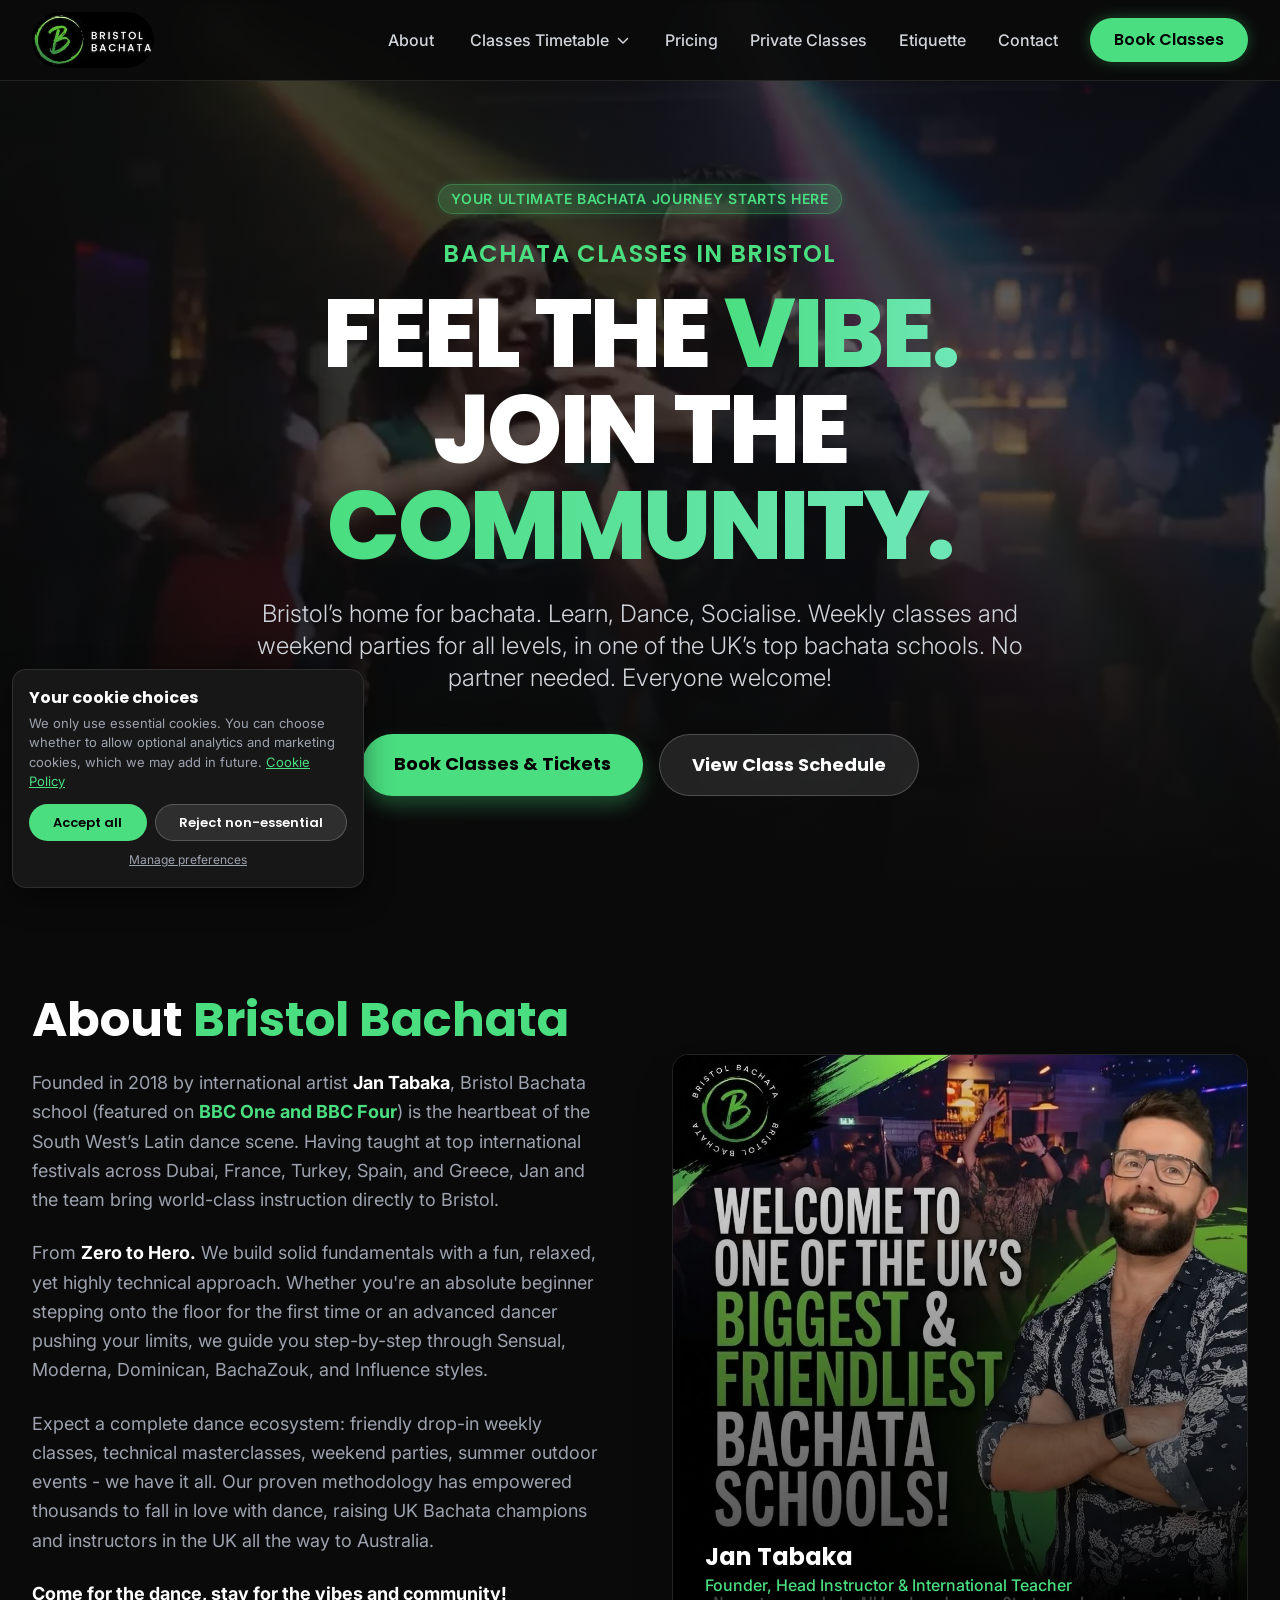
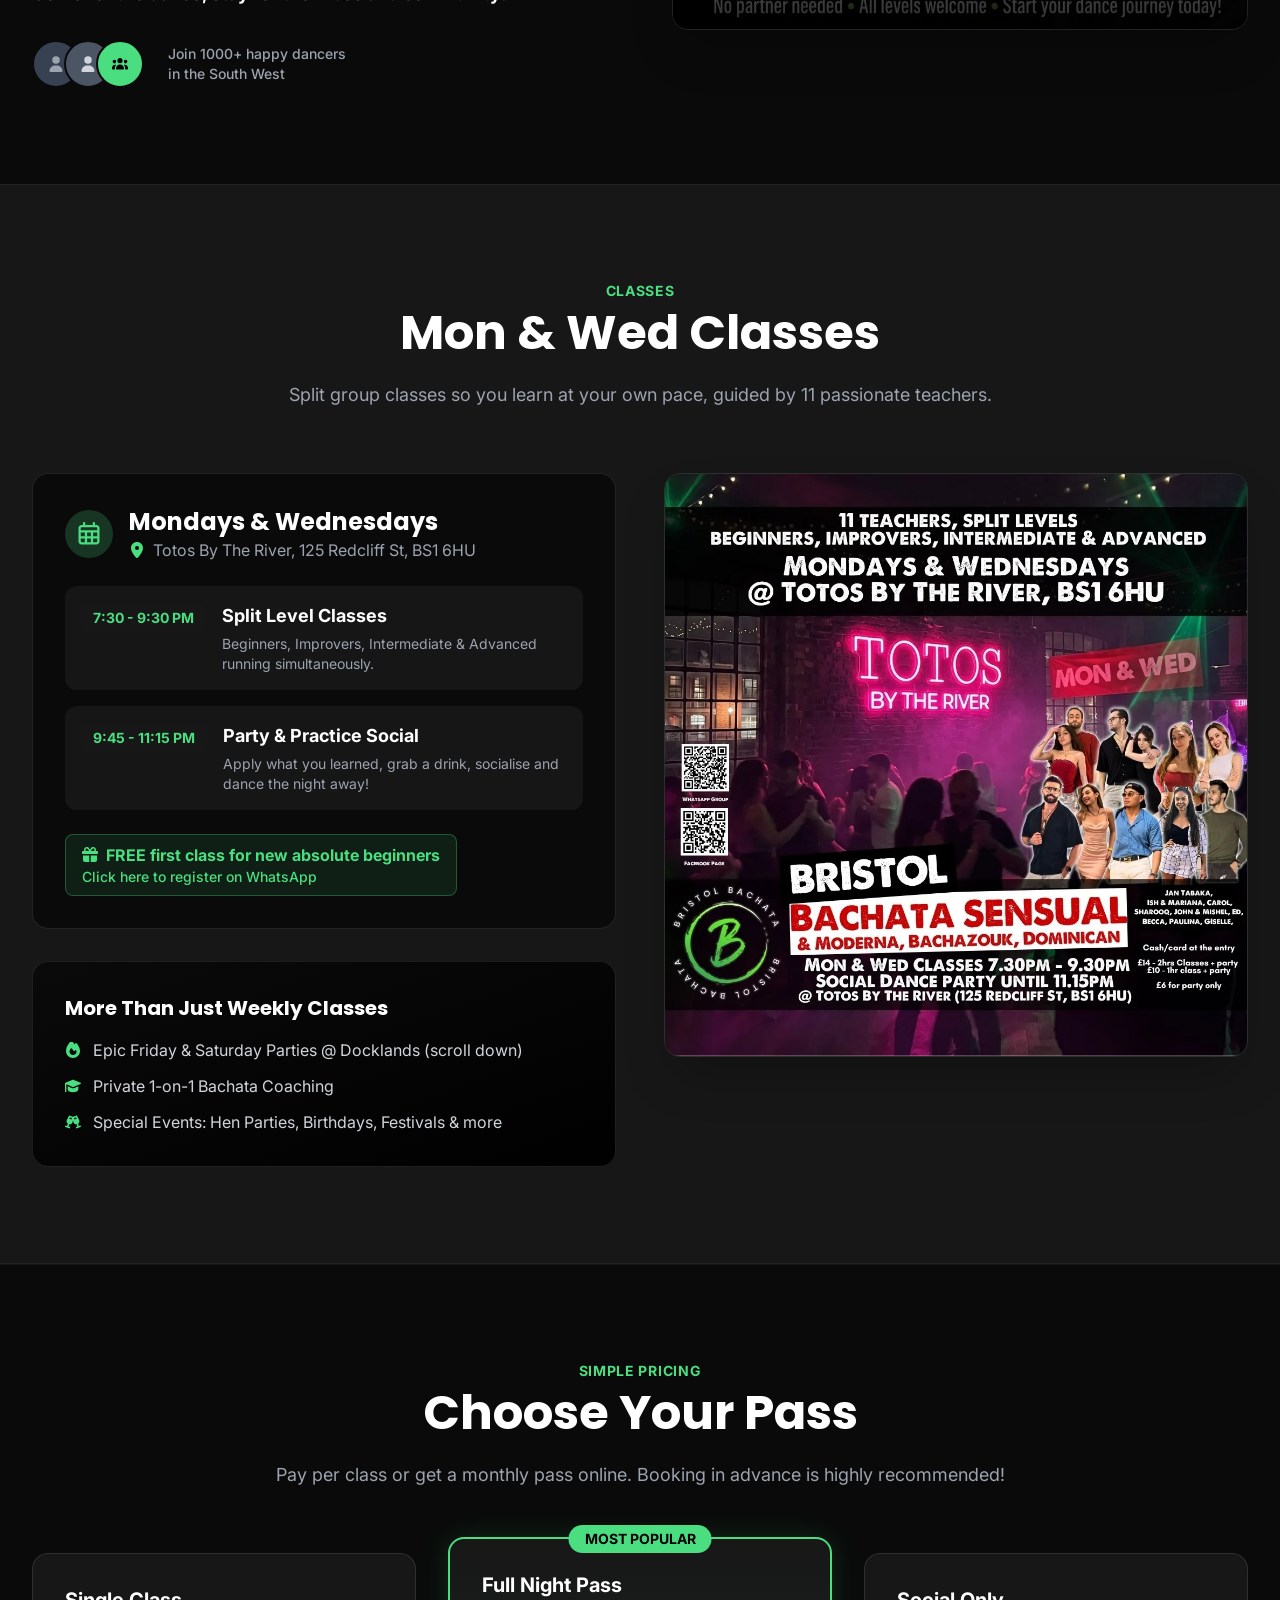
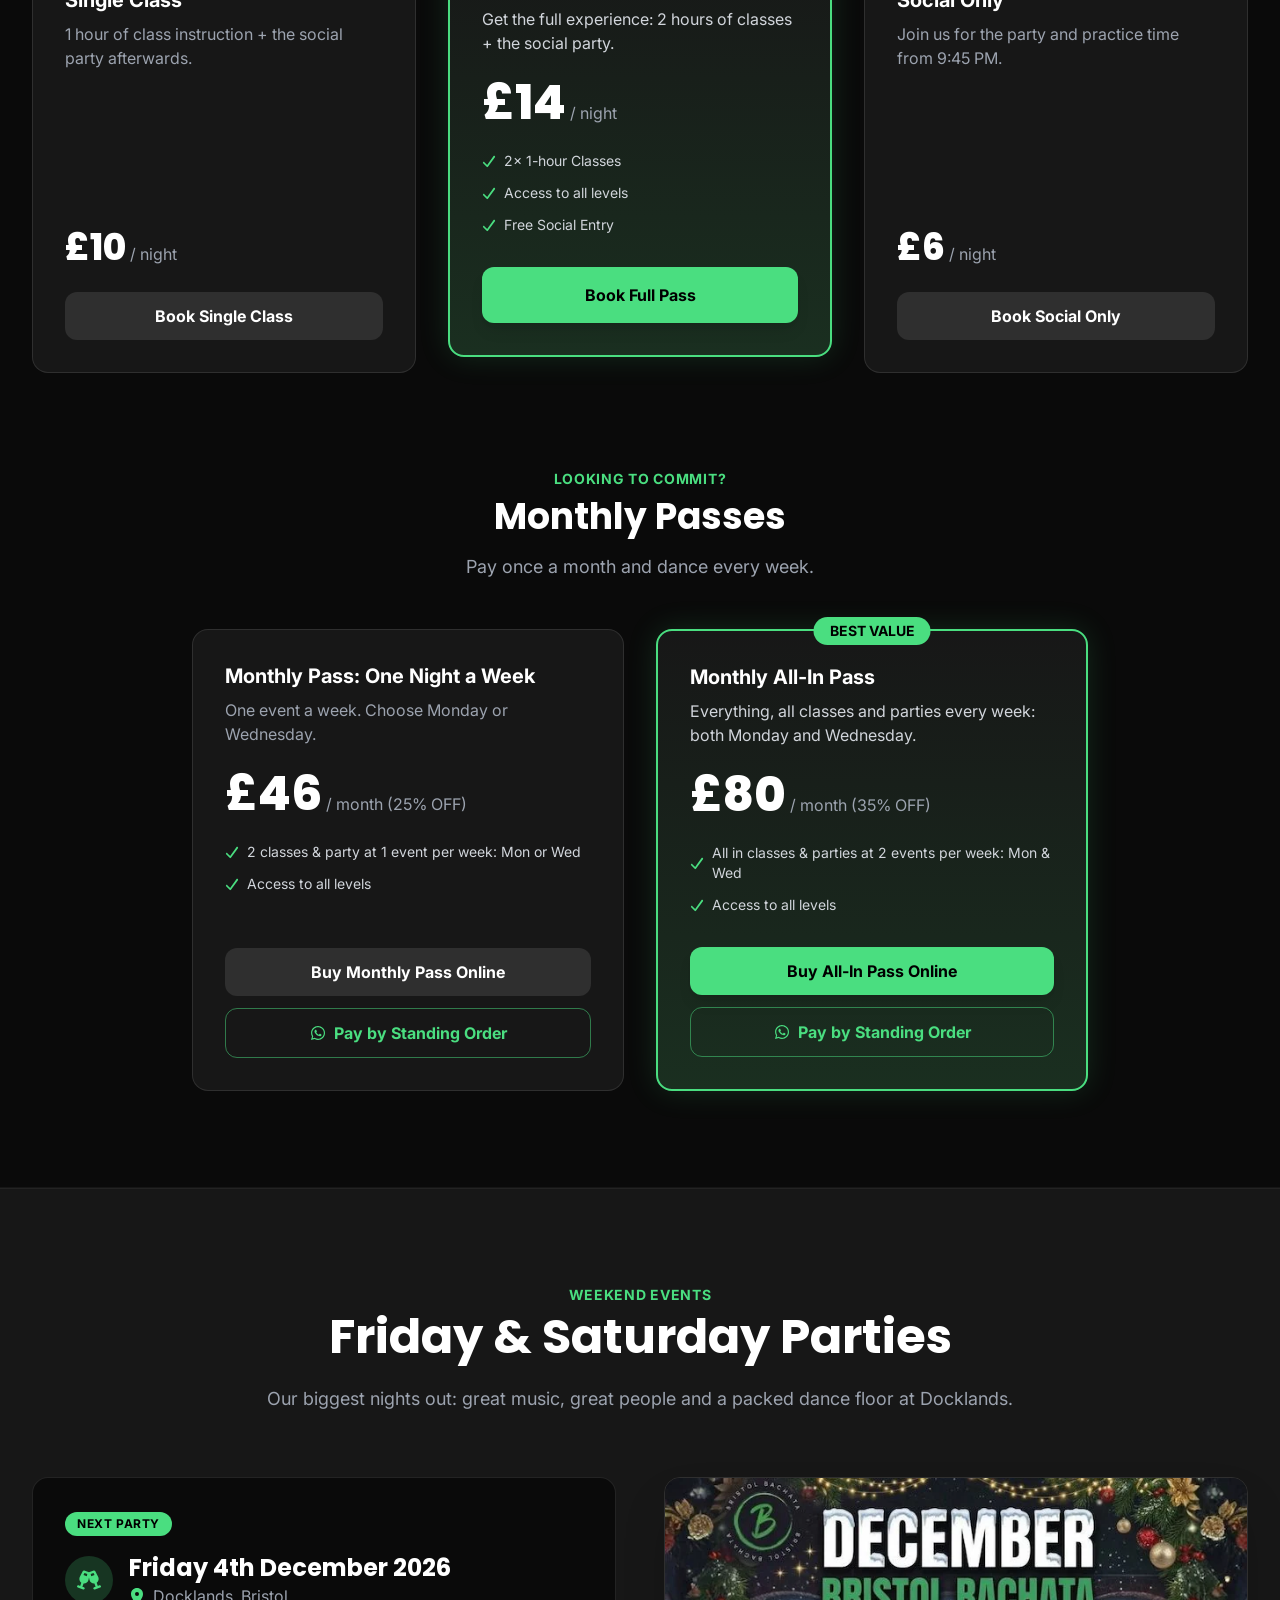
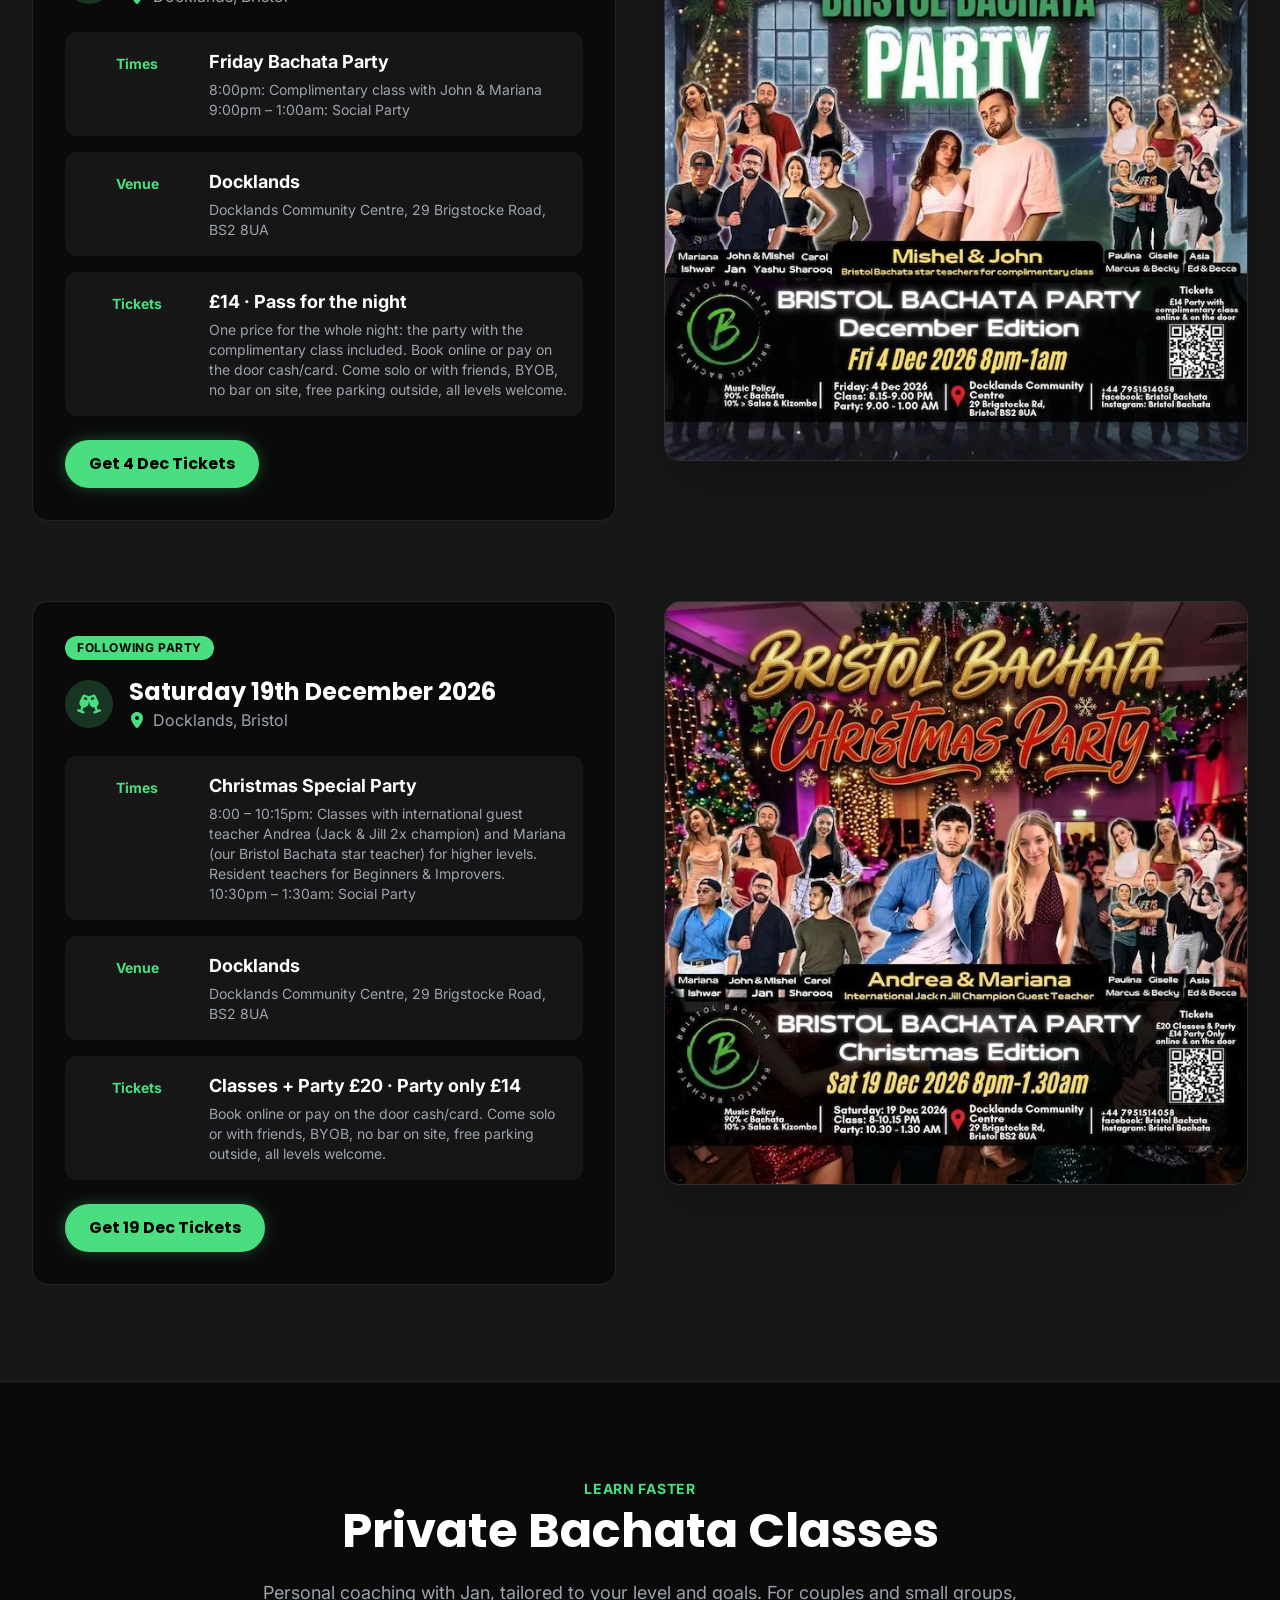
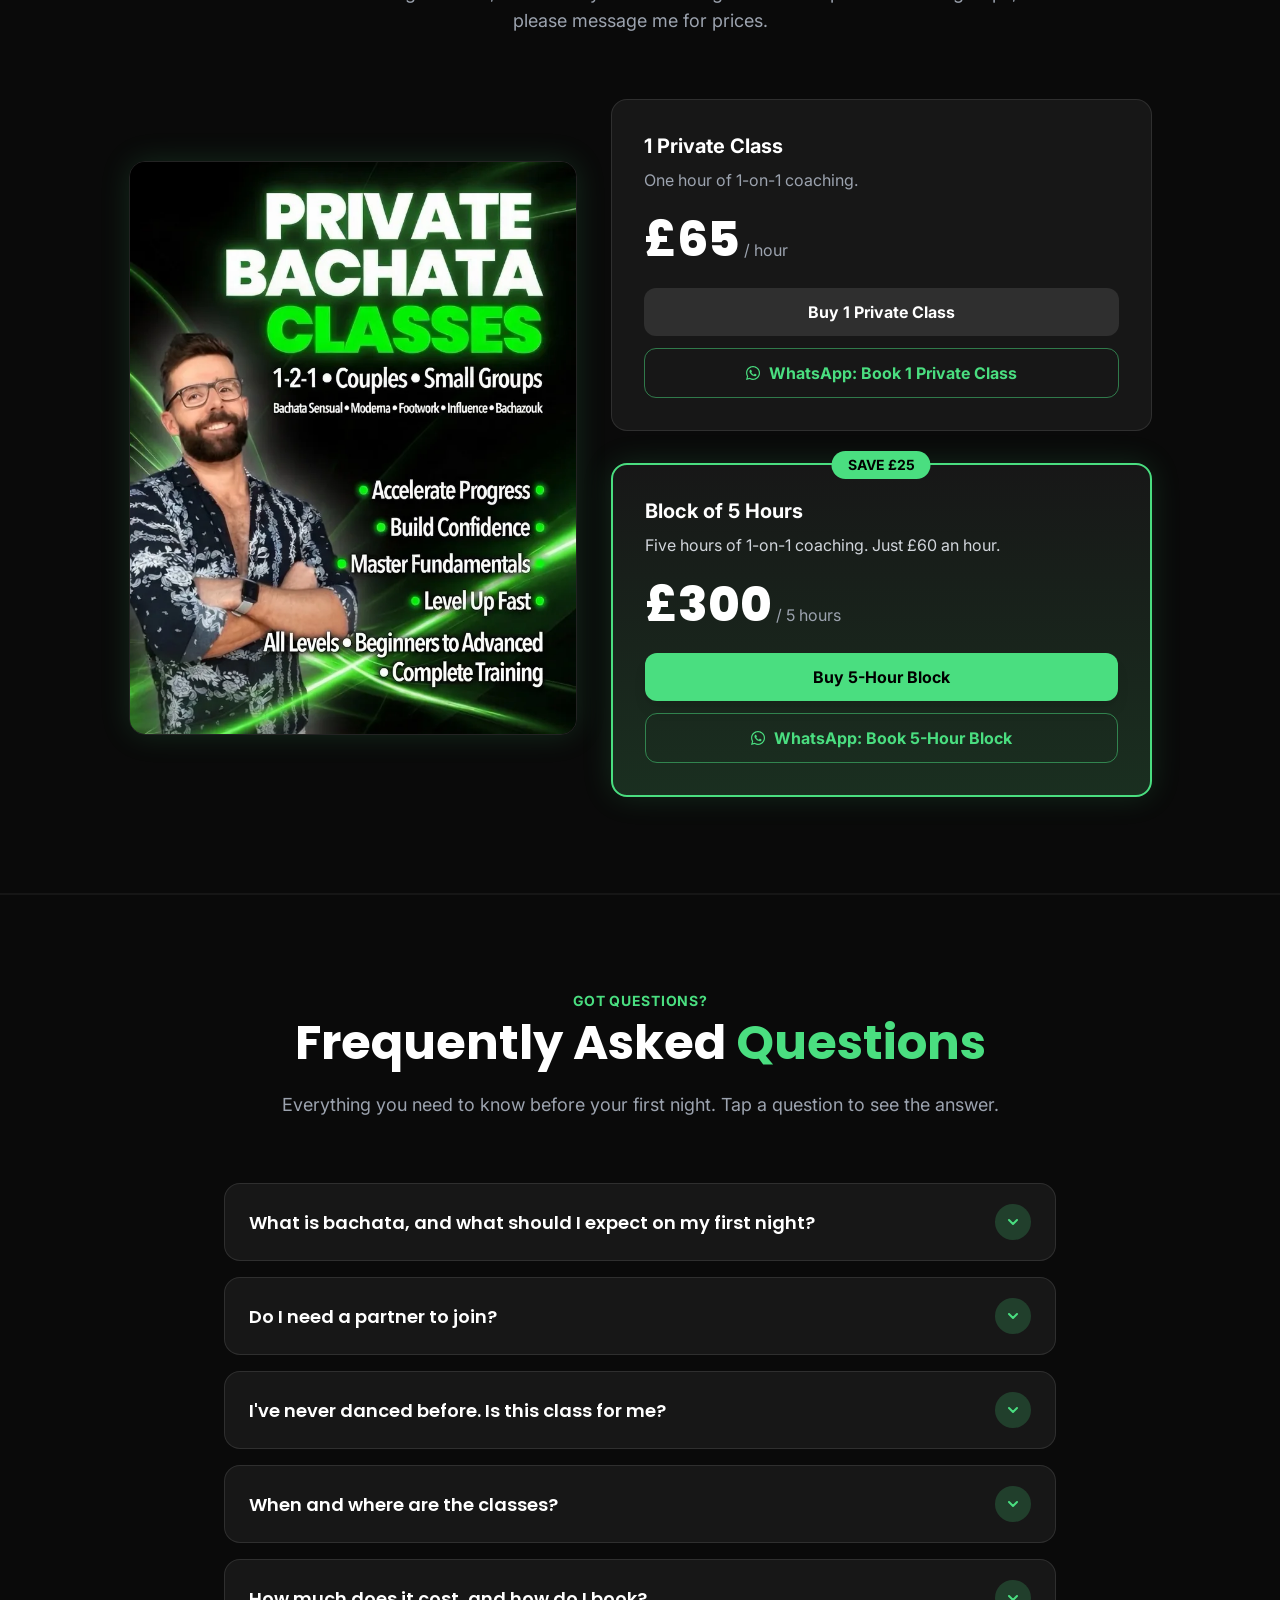
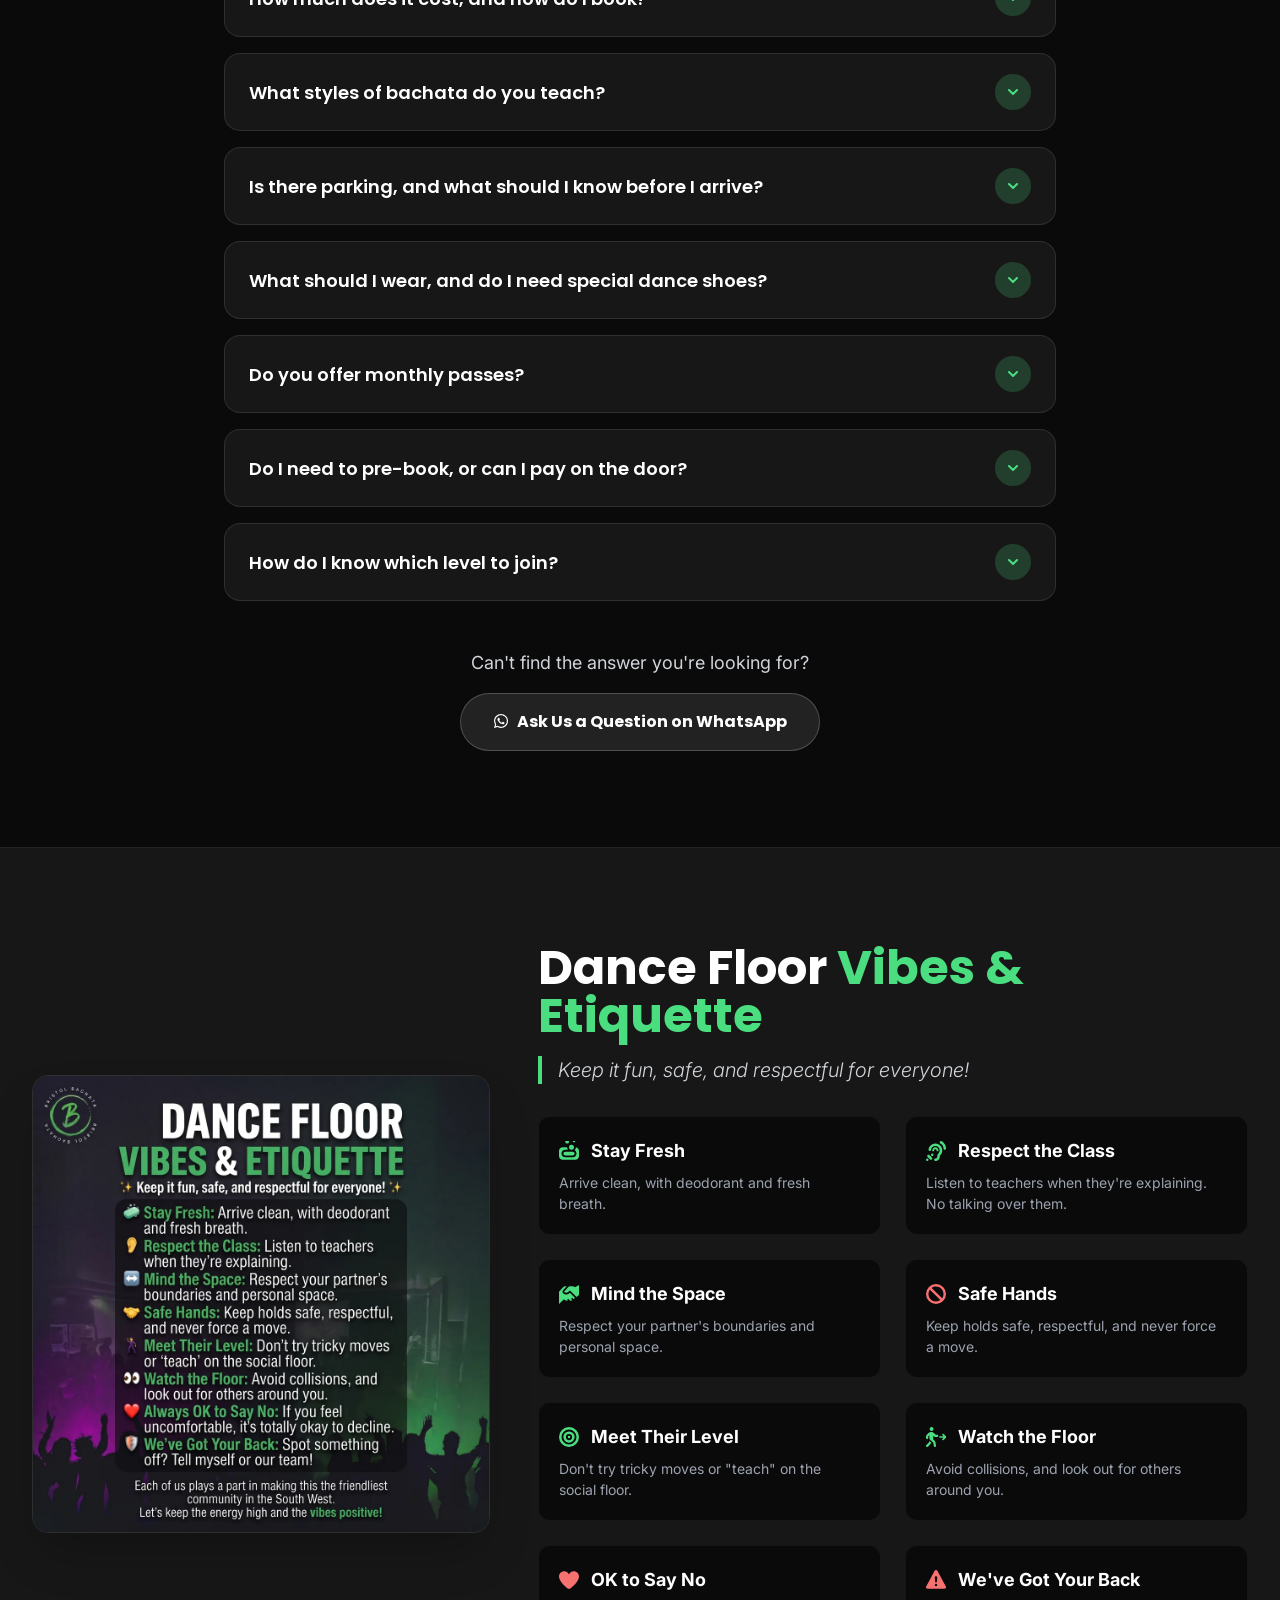
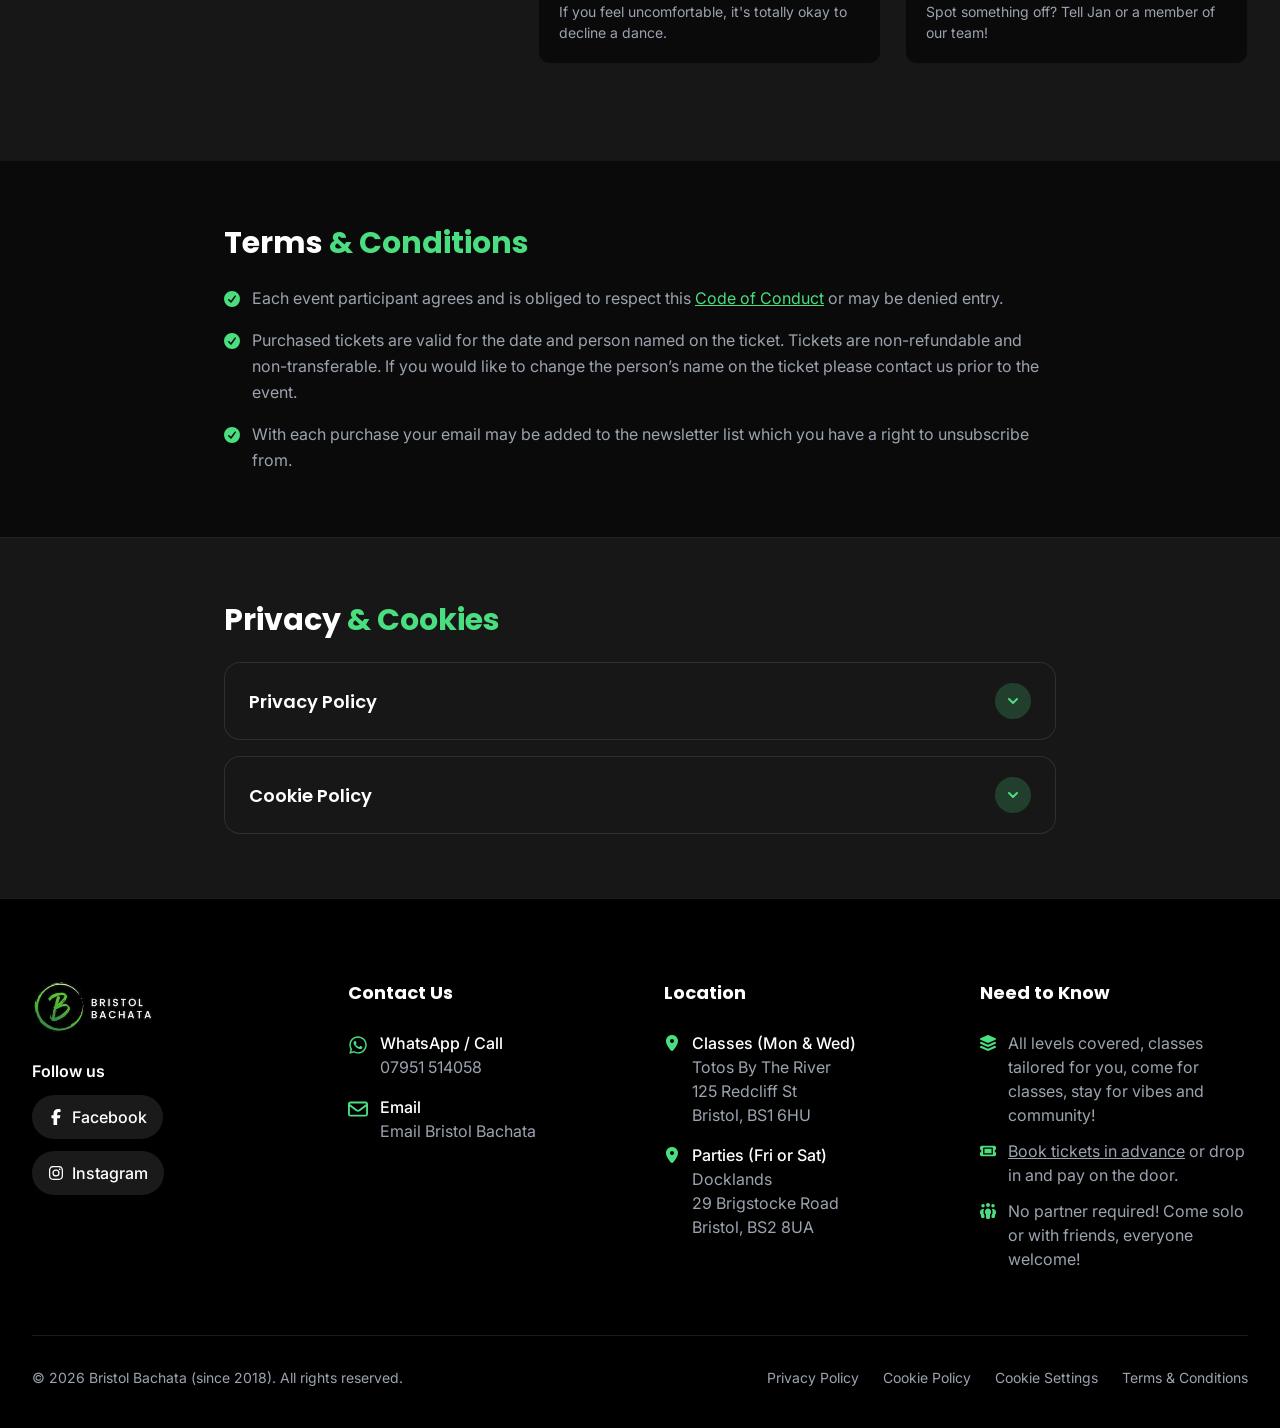
<file: index.html>
<!DOCTYPE html>
<html lang="en-GB" class="scroll-smooth">
<head>
    <meta charset="UTF-8">
    <meta name="viewport" content="width=device-width, initial-scale=1.0">
    <title>Bristol Bachata | Bachata Classes &amp; Parties in Bristol</title>
    <meta name="description" content="Bachata classes in Bristol every Monday &amp; Wednesday for all levels, plus Friday &amp; Saturday parties. No partner needed. Free first class for absolute beginners.">
    <meta name="robots" content="index, follow, max-image-preview:large, max-snippet:-1">
    <meta name="theme-color" content="#0a0a0a">
    <meta name="color-scheme" content="dark">
    <link rel="canonical" href="https://bristolbachata.co.uk/">
    <link rel="icon" href="/favicon.ico" sizes="48x48">
    <link rel="icon" href="/icon-192.png" type="image/png" sizes="192x192">
    <link rel="apple-touch-icon" href="/apple-touch-icon.png">

    <!-- Social sharing. Domain: bristolbachata.co.uk. If it ever changes, update this file, robots.txt and sitemap.xml -->
    <meta property="og:type" content="website">
    <meta property="og:site_name" content="Bristol Bachata">
    <meta property="og:locale" content="en_GB">
    <meta property="og:title" content="Bristol Bachata | Bachata Classes &amp; Parties in Bristol">
    <meta property="og:description" content="Bachata classes every Monday &amp; Wednesday for all levels, plus Friday &amp; Saturday parties. No partner needed. Free first class for absolute beginners.">
    <meta property="og:url" content="https://bristolbachata.co.uk/">
    <meta property="og:image" content="https://bristolbachata.co.uk/og-preview.webp">
    <meta property="og:image:type" content="image/webp">
    <meta property="og:image:width" content="1200">
    <meta property="og:image:height" content="630">
    <meta property="og:image:alt" content="Bristol Bachata logo with the words Feel the vibe. Join the community.">
    <meta name="twitter:card" content="summary_large_image">
    <meta name="twitter:title" content="Bristol Bachata | Bachata Classes &amp; Parties in Bristol">
    <meta name="twitter:description" content="Bachata classes every Monday &amp; Wednesday for all levels, plus Friday &amp; Saturday parties. No partner needed.">
    <meta name="twitter:image" content="https://bristolbachata.co.uk/og-preview.webp">

    <!-- Hero still: shown instantly, and stays if the video is skipped or slow (Data Saver, Reduce Motion, weak signal) -->
    <link rel="preload" as="image" href="hero-poster.webp" type="image/webp" fetchpriority="high">
    <link rel="preconnect" href="https://fonts.googleapis.com">
    <link rel="preconnect" href="https://fonts.gstatic.com" crossorigin>

    <!-- All render-blocking CSS is inline: site rules first, then the minified Tailwind build (tailwind.css). Rebuild Tailwind, then paste the new output over the last line of this block. -->
    <style>
        html, body { max-width: 100%; overflow-x: hidden; }
        body { margin: 0; background: #0a0a0a; color: #f3f4f6; }
        .skip-link { position: absolute; top: -4rem; left: 1rem; z-index: 100; padding: .5rem 1rem; border-radius: .5rem; background: #4ade80; color: #000; font-weight: 600; }
        .skip-link:focus { top: 1rem; }
        .icon { display: inline-block; width: 1em; height: 1em; fill: currentColor; vertical-align: -.125em; flex-shrink: 0; }
        .private-grid { display: grid; gap: 2rem; align-items: center; max-width: 64rem; margin-inline: auto; }
        .private-cards { display: grid; gap: 2rem; }
        .private-poster { width: 100%; max-width: 28rem; height: auto; margin-inline: auto; }
        @media (min-width: 768px) and (max-width: 1023px) { .private-cards { grid-template-columns: 1fr 1fr; } }
        @media (min-width: 1024px) { .private-grid { grid-template-columns: 5fr 6fr; } }
        .nav-dropdown { position: relative; }
        .nav-dropdown summary { display: flex; align-items: center; gap: .5rem; padding: .5rem .25rem; list-style: none; cursor: pointer; }
        .nav-dropdown summary::-webkit-details-marker { display: none; }
*,:after,:before{--tw-border-spacing-x:0;--tw-border-spacing-y:0;--tw-translate-x:0;--tw-translate-y:0;--tw-rotate:0;--tw-skew-x:0;--tw-skew-y:0;--tw-scale-x:1;--tw-scale-y:1;--tw-pan-x: ;--tw-pan-y: ;--tw-pinch-zoom: ;--tw-scroll-snap-strictness:proximity;--tw-gradient-from-position: ;--tw-gradient-via-position: ;--tw-gradient-to-position: ;--tw-ordinal: ;--tw-slashed-zero: ;--tw-numeric-figure: ;--tw-numeric-spacing: ;--tw-numeric-fraction: ;--tw-ring-inset: ;--tw-ring-offset-width:0px;--tw-ring-offset-color:#fff;--tw-ring-color:rgba(59,130,246,.5);--tw-ring-offset-shadow:0 0 #0000;--tw-ring-shadow:0 0 #0000;--tw-shadow:0 0 #0000;--tw-shadow-colored:0 0 #0000;--tw-blur: ;--tw-brightness: ;--tw-contrast: ;--tw-grayscale: ;--tw-hue-rotate: ;--tw-invert: ;--tw-saturate: ;--tw-sepia: ;--tw-drop-shadow: ;--tw-backdrop-blur: ;--tw-backdrop-brightness: ;--tw-backdrop-contrast: ;--tw-backdrop-grayscale: ;--tw-backdrop-hue-rotate: ;--tw-backdrop-invert: ;--tw-backdrop-opacity: ;--tw-backdrop-saturate: ;--tw-backdrop-sepia: ;--tw-contain-size: ;--tw-contain-layout: ;--tw-contain-paint: ;--tw-contain-style: }::backdrop{--tw-border-spacing-x:0;--tw-border-spacing-y:0;--tw-translate-x:0;--tw-translate-y:0;--tw-rotate:0;--tw-skew-x:0;--tw-skew-y:0;--tw-scale-x:1;--tw-scale-y:1;--tw-pan-x: ;--tw-pan-y: ;--tw-pinch-zoom: ;--tw-scroll-snap-strictness:proximity;--tw-gradient-from-position: ;--tw-gradient-via-position: ;--tw-gradient-to-position: ;--tw-ordinal: ;--tw-slashed-zero: ;--tw-numeric-figure: ;--tw-numeric-spacing: ;--tw-numeric-fraction: ;--tw-ring-inset: ;--tw-ring-offset-width:0px;--tw-ring-offset-color:#fff;--tw-ring-color:rgba(59,130,246,.5);--tw-ring-offset-shadow:0 0 #0000;--tw-ring-shadow:0 0 #0000;--tw-shadow:0 0 #0000;--tw-shadow-colored:0 0 #0000;--tw-blur: ;--tw-brightness: ;--tw-contrast: ;--tw-grayscale: ;--tw-hue-rotate: ;--tw-invert: ;--tw-saturate: ;--tw-sepia: ;--tw-drop-shadow: ;--tw-backdrop-blur: ;--tw-backdrop-brightness: ;--tw-backdrop-contrast: ;--tw-backdrop-grayscale: ;--tw-backdrop-hue-rotate: ;--tw-backdrop-invert: ;--tw-backdrop-opacity: ;--tw-backdrop-saturate: ;--tw-backdrop-sepia: ;--tw-contain-size: ;--tw-contain-layout: ;--tw-contain-paint: ;--tw-contain-style: }/*! tailwindcss v3.4.17 | MIT License | https://tailwindcss.com*/*,:after,:before{border:0 solid #e5e7eb;box-sizing:border-box}:after,:before{--tw-content:""}:host,html{line-height:1.5;-webkit-text-size-adjust:100%;font-family:Inter,sans-serif;font-feature-settings:normal;font-variation-settings:normal;-moz-tab-size:4;-o-tab-size:4;tab-size:4;-webkit-tap-highlight-color:transparent}body{line-height:inherit;margin:0}hr{border-top-width:1px;color:inherit;height:0}abbr:where([title]){-webkit-text-decoration:underline dotted;text-decoration:underline dotted}h1,h2,h3,h4,h5,h6{font-size:inherit;font-weight:inherit}a{color:inherit;text-decoration:inherit}b,strong{font-weight:bolder}code,kbd,pre,samp{font-family:ui-monospace,SFMono-Regular,Menlo,Monaco,Consolas,Liberation Mono,Courier New,monospace;font-feature-settings:normal;font-size:1em;font-variation-settings:normal}small{font-size:80%}sub,sup{font-size:75%;line-height:0;position:relative;vertical-align:baseline}sub{bottom:-.25em}sup{top:-.5em}table{border-collapse:collapse;border-color:inherit;text-indent:0}button,input,optgroup,select,textarea{color:inherit;font-family:inherit;font-feature-settings:inherit;font-size:100%;font-variation-settings:inherit;font-weight:inherit;letter-spacing:inherit;line-height:inherit;margin:0;padding:0}button,select{text-transform:none}button,input:where([type=button]),input:where([type=reset]),input:where([type=submit]){-webkit-appearance:button;background-color:transparent;background-image:none}:-moz-focusring{outline:auto}:-moz-ui-invalid{box-shadow:none}progress{vertical-align:baseline}::-webkit-inner-spin-button,::-webkit-outer-spin-button{height:auto}[type=search]{-webkit-appearance:textfield;outline-offset:-2px}::-webkit-search-decoration{-webkit-appearance:none}::-webkit-file-upload-button{-webkit-appearance:button;font:inherit}summary{display:list-item}blockquote,dd,dl,figure,h1,h2,h3,h4,h5,h6,hr,p,pre{margin:0}fieldset{margin:0}fieldset,legend{padding:0}menu,ol,ul{list-style:none;margin:0;padding:0}dialog{padding:0}textarea{resize:vertical}input::-moz-placeholder,textarea::-moz-placeholder{color:#9ca3af;opacity:1}input::placeholder,textarea::placeholder{color:#9ca3af;opacity:1}[role=button],button{cursor:pointer}:disabled{cursor:default}audio,canvas,embed,iframe,img,object,svg,video{display:block;vertical-align:middle}img,video{height:auto;max-width:100%}[hidden]:where(:not([hidden=until-found])){display:none}.sr-only{height:1px;margin:-1px;overflow:hidden;padding:0;position:absolute;width:1px;clip:rect(0,0,0,0);border-width:0;white-space:nowrap}.fixed{position:fixed}.absolute{position:absolute}.relative{position:relative}.inset-0{inset:0}.inset-x-4{left:1rem;right:1rem}.-right-10{right:-2.5rem}.-top-10{top:-2.5rem}.bottom-4{bottom:1rem}.left-0{left:0}.left-1\/2{left:50%}.right-0{right:0}.top-0{top:0}.top-1\/2{top:50%}.-z-10{z-index:-10}.z-0{z-index:0}.z-10{z-index:10}.z-50{z-index:50}.z-\[70\]{z-index:70}.mx-auto{margin-left:auto;margin-right:auto}.mb-10{margin-bottom:2.5rem}.mb-12{margin-bottom:3rem}.mb-16{margin-bottom:4rem}.mb-2{margin-bottom:.5rem}.mb-3{margin-bottom:.75rem}.mb-4{margin-bottom:1rem}.mb-5{margin-bottom:1.25rem}.mb-6{margin-bottom:1.5rem}.mb-8{margin-bottom:2rem}.mr-2{margin-right:.5rem}.mt-0{margin-top:0}.mt-0\.5{margin-top:.125rem}.mt-1{margin-top:.25rem}.mt-1\.5{margin-top:.375rem}.mt-12{margin-top:3rem}.mt-16{margin-top:4rem}.mt-2{margin-top:.5rem}.mt-24{margin-top:6rem}.mt-4{margin-top:1rem}.mt-6{margin-top:1.5rem}.mt-8{margin-top:2rem}.mt-auto{margin-top:auto}.block{display:block}.inline-block{display:inline-block}.flex{display:flex}.inline-flex{display:inline-flex}.grid{display:grid}.hidden{display:none}.h-12{height:3rem}.h-14{height:3.5rem}.h-20{height:5rem}.h-6{height:1.5rem}.h-64{height:16rem}.h-9{height:2.25rem}.h-96{height:24rem}.h-auto{height:auto}.h-full{height:100%}.h-screen{height:100vh}.max-h-\[85vh\]{max-height:85vh}.w-11{width:2.75rem}.w-12{width:3rem}.w-24{width:6rem}.w-4{width:1rem}.w-64{width:16rem}.w-9{width:2.25rem}.w-96{width:24rem}.w-full{width:100%}.min-w-0{min-width:0}.max-w-2xl{max-width:42rem}.max-w-3xl{max-width:48rem}.max-w-4xl{max-width:56rem}.max-w-5xl{max-width:64rem}.max-w-7xl{max-width:80rem}.flex-1{flex:1 1 0%}.flex-shrink-0{flex-shrink:0}.flex-grow{flex-grow:1}.-translate-x-1\/2{--tw-translate-x:-50%}.-translate-x-1\/2,.-translate-y-1\/2{transform:translate(var(--tw-translate-x),var(--tw-translate-y)) rotate(var(--tw-rotate)) skewX(var(--tw-skew-x)) skewY(var(--tw-skew-y)) scaleX(var(--tw-scale-x)) scaleY(var(--tw-scale-y))}.-translate-y-1\/2{--tw-translate-y:-50%}.translate-x-1\/2{--tw-translate-x:50%}.transform,.translate-x-1\/2{transform:translate(var(--tw-translate-x),var(--tw-translate-y)) rotate(var(--tw-rotate)) skewX(var(--tw-skew-x)) skewY(var(--tw-skew-y)) scaleX(var(--tw-scale-x)) scaleY(var(--tw-scale-y))}.cursor-pointer{cursor:pointer}.scroll-mt-28{scroll-margin-top:7rem}.list-none{list-style-type:none}.grid-cols-1{grid-template-columns:repeat(1,minmax(0,1fr))}.flex-col{flex-direction:column}.flex-wrap{flex-wrap:wrap}.items-start{align-items:flex-start}.items-center{align-items:center}.justify-end{justify-content:flex-end}.justify-center{justify-content:center}.justify-between{justify-content:space-between}.gap-12{gap:3rem}.gap-16{gap:4rem}.gap-2{gap:.5rem}.gap-3{gap:.75rem}.gap-4{gap:1rem}.gap-6{gap:1.5rem}.gap-8{gap:2rem}.gap-x-6{-moz-column-gap:1.5rem;column-gap:1.5rem}.gap-y-2{row-gap:.5rem}.-space-x-4>:not([hidden])~:not([hidden]){--tw-space-x-reverse:0;margin-left:calc(-1rem*(1 - var(--tw-space-x-reverse)));margin-right:calc(-1rem*var(--tw-space-x-reverse))}.space-x-8>:not([hidden])~:not([hidden]){--tw-space-x-reverse:0;margin-left:calc(2rem*(1 - var(--tw-space-x-reverse)));margin-right:calc(2rem*var(--tw-space-x-reverse))}.space-y-1>:not([hidden])~:not([hidden]){--tw-space-y-reverse:0;margin-bottom:calc(.25rem*var(--tw-space-y-reverse));margin-top:calc(.25rem*(1 - var(--tw-space-y-reverse)))}.space-y-2>:not([hidden])~:not([hidden]){--tw-space-y-reverse:0;margin-bottom:calc(.5rem*var(--tw-space-y-reverse));margin-top:calc(.5rem*(1 - var(--tw-space-y-reverse)))}.space-y-20>:not([hidden])~:not([hidden]){--tw-space-y-reverse:0;margin-bottom:calc(5rem*var(--tw-space-y-reverse));margin-top:calc(5rem*(1 - var(--tw-space-y-reverse)))}.space-y-3>:not([hidden])~:not([hidden]){--tw-space-y-reverse:0;margin-bottom:calc(.75rem*var(--tw-space-y-reverse));margin-top:calc(.75rem*(1 - var(--tw-space-y-reverse)))}.space-y-4>:not([hidden])~:not([hidden]){--tw-space-y-reverse:0;margin-bottom:calc(1rem*var(--tw-space-y-reverse));margin-top:calc(1rem*(1 - var(--tw-space-y-reverse)))}.space-y-6>:not([hidden])~:not([hidden]){--tw-space-y-reverse:0;margin-bottom:calc(1.5rem*var(--tw-space-y-reverse));margin-top:calc(1.5rem*(1 - var(--tw-space-y-reverse)))}.space-y-8>:not([hidden])~:not([hidden]){--tw-space-y-reverse:0;margin-bottom:calc(2rem*var(--tw-space-y-reverse));margin-top:calc(2rem*(1 - var(--tw-space-y-reverse)))}.overflow-hidden{overflow:hidden}.overflow-y-auto{overflow-y:auto}.scroll-smooth{scroll-behavior:smooth}.whitespace-nowrap{white-space:nowrap}.rounded{border-radius:.25rem}.rounded-2xl{border-radius:1rem}.rounded-full{border-radius:9999px}.rounded-lg{border-radius:.5rem}.rounded-xl{border-radius:.75rem}.border{border-width:1px}.border-2{border-width:2px}.border-y{border-top-width:1px}.border-b,.border-y{border-bottom-width:1px}.border-l-4{border-left-width:4px}.border-t{border-top-width:1px}.border-bbDark{--tw-border-opacity:1;border-color:rgb(10 10 10/var(--tw-border-opacity,1))}.border-bbGreen{--tw-border-opacity:1;border-color:rgb(74 222 128/var(--tw-border-opacity,1))}.border-bbGreen\/30{border-color:rgba(74,222,128,.3)}.border-bbGreen\/50{border-color:rgba(74,222,128,.5)}.border-white\/10{border-color:hsla(0,0%,100%,.1)}.border-white\/20{border-color:hsla(0,0%,100%,.2)}.border-white\/5{border-color:hsla(0,0%,100%,.05)}.bg-bbCard{--tw-bg-opacity:1;background-color:rgb(23 23 23/var(--tw-bg-opacity,1))}.bg-bbDark{--tw-bg-opacity:1;background-color:rgb(10 10 10/var(--tw-bg-opacity,1))}.bg-bbDark\/90{background-color:hsla(0,0%,4%,.9)}.bg-bbGreen{--tw-bg-opacity:1;background-color:rgb(74 222 128/var(--tw-bg-opacity,1))}.bg-bbGreen\/10{background-color:rgba(74,222,128,.1)}.bg-bbGreen\/20{background-color:rgba(74,222,128,.2)}.bg-black{--tw-bg-opacity:1;background-color:rgb(0 0 0/var(--tw-bg-opacity,1))}.bg-gray-600{--tw-bg-opacity:1;background-color:rgb(75 85 99/var(--tw-bg-opacity,1))}.bg-gray-700{--tw-bg-opacity:1;background-color:rgb(55 65 81/var(--tw-bg-opacity,1))}.bg-white\/10{background-color:hsla(0,0%,100%,.1)}.bg-white\/20{background-color:hsla(0,0%,100%,.2)}.bg-white\/5{background-color:hsla(0,0%,100%,.05)}.bg-gradient-to-b{background-image:linear-gradient(to bottom,var(--tw-gradient-stops))}.bg-gradient-to-br{background-image:linear-gradient(to bottom right,var(--tw-gradient-stops))}.bg-gradient-to-r{background-image:linear-gradient(to right,var(--tw-gradient-stops))}.bg-gradient-to-t{background-image:linear-gradient(to top,var(--tw-gradient-stops))}.from-bbCard{--tw-gradient-from:#171717 var(--tw-gradient-from-position);--tw-gradient-to:hsla(0,0%,9%,0) var(--tw-gradient-to-position);--tw-gradient-stops:var(--tw-gradient-from),var(--tw-gradient-to)}.from-bbDark{--tw-gradient-from:#0a0a0a var(--tw-gradient-from-position);--tw-gradient-to:hsla(0,0%,4%,0) var(--tw-gradient-to-position);--tw-gradient-stops:var(--tw-gradient-from),var(--tw-gradient-to)}.from-bbDark\/80{--tw-gradient-from:hsla(0,0%,4%,.8) var(--tw-gradient-from-position);--tw-gradient-to:hsla(0,0%,4%,0) var(--tw-gradient-to-position);--tw-gradient-stops:var(--tw-gradient-from),var(--tw-gradient-to)}.from-bbGreen{--tw-gradient-from:#4ade80 var(--tw-gradient-from-position);--tw-gradient-to:rgba(74,222,128,0) var(--tw-gradient-to-position);--tw-gradient-stops:var(--tw-gradient-from),var(--tw-gradient-to)}.from-black\/80{--tw-gradient-from:rgba(0,0,0,.8) var(--tw-gradient-from-position);--tw-gradient-to:transparent var(--tw-gradient-to-position);--tw-gradient-stops:var(--tw-gradient-from),var(--tw-gradient-to)}.via-bbDark\/60{--tw-gradient-to:hsla(0,0%,4%,0) var(--tw-gradient-to-position);--tw-gradient-stops:var(--tw-gradient-from),hsla(0,0%,4%,.6) var(--tw-gradient-via-position),var(--tw-gradient-to)}.to-\[\#1a2f20\]{--tw-gradient-to:#1a2f20 var(--tw-gradient-to-position)}.to-bbDark{--tw-gradient-to:#0a0a0a var(--tw-gradient-to-position)}.to-black{--tw-gradient-to:#000 var(--tw-gradient-to-position)}.to-emerald-300{--tw-gradient-to:#6ee7b7 var(--tw-gradient-to-position)}.to-transparent{--tw-gradient-to:transparent var(--tw-gradient-to-position)}.bg-clip-text{-webkit-background-clip:text;background-clip:text}.object-contain{-o-object-fit:contain;object-fit:contain}.object-cover{-o-object-fit:cover;object-fit:cover}.p-2{padding:.5rem}.p-4{padding:1rem}.p-5{padding:1.25rem}.p-6{padding:1.5rem}.p-8{padding:2rem}.px-2{padding-left:.5rem;padding-right:.5rem}.px-3{padding-left:.75rem;padding-right:.75rem}.px-4{padding-left:1rem;padding-right:1rem}.px-5{padding-left:1.25rem;padding-right:1.25rem}.px-6{padding-left:1.5rem;padding-right:1.5rem}.px-8{padding-left:2rem;padding-right:2rem}.py-1{padding-bottom:.25rem;padding-top:.25rem}.py-16{padding-bottom:4rem;padding-top:4rem}.py-2{padding-bottom:.5rem;padding-top:.5rem}.py-2\.5{padding-bottom:.625rem;padding-top:.625rem}.py-24{padding-bottom:6rem;padding-top:6rem}.py-3{padding-bottom:.75rem;padding-top:.75rem}.py-4{padding-bottom:1rem;padding-top:1rem}.pb-10{padding-bottom:2.5rem}.pb-4{padding-bottom:1rem}.pb-6{padding-bottom:1.5rem}.pl-4{padding-left:1rem}.pt-2{padding-top:.5rem}.pt-20{padding-top:5rem}.pt-8{padding-top:2rem}.text-center{text-align:center}.font-heading{font-family:Poppins,sans-serif}.text-2xl{font-size:1.5rem;line-height:2rem}.text-3xl{font-size:1.875rem;line-height:2.25rem}.text-4xl{font-size:2.25rem;line-height:2.5rem}.text-5xl{font-size:3rem;line-height:1}.text-base{font-size:1rem;line-height:1.5rem}.text-lg{font-size:1.125rem;line-height:1.75rem}.text-sm{font-size:.875rem;line-height:1.25rem}.text-xl{font-size:1.25rem;line-height:1.75rem}.text-xs{font-size:.75rem;line-height:1rem}.font-bold{font-weight:700}.font-extrabold{font-weight:800}.font-light{font-weight:300}.font-medium{font-weight:500}.font-semibold{font-weight:600}.uppercase{text-transform:uppercase}.italic{font-style:italic}.leading-relaxed{line-height:1.625}.leading-tight{line-height:1.25}.tracking-tight{letter-spacing:-.025em}.tracking-tighter{letter-spacing:-.05em}.tracking-wider{letter-spacing:.05em}.text-bbGreen{--tw-text-opacity:1;color:rgb(74 222 128/var(--tw-text-opacity,1))}.text-black{--tw-text-opacity:1;color:rgb(0 0 0/var(--tw-text-opacity,1))}.text-gray-300{--tw-text-opacity:1;color:rgb(209 213 219/var(--tw-text-opacity,1))}.text-gray-400{--tw-text-opacity:1;color:rgb(156 163 175/var(--tw-text-opacity,1))}.text-red-400{--tw-text-opacity:1;color:rgb(248 113 113/var(--tw-text-opacity,1))}.text-red-500{--tw-text-opacity:1;color:rgb(239 68 68/var(--tw-text-opacity,1))}.text-transparent{color:transparent}.text-white{--tw-text-opacity:1;color:rgb(255 255 255/var(--tw-text-opacity,1))}.underline{text-decoration-line:underline}.antialiased{-webkit-font-smoothing:antialiased;-moz-osx-font-smoothing:grayscale}.opacity-100{opacity:1}.opacity-40{opacity:.4}.opacity-50{opacity:.5}.opacity-60{opacity:.6}.opacity-70{opacity:.7}.opacity-80{opacity:.8}.opacity-90{opacity:.9}.shadow-2xl{--tw-shadow:0 25px 50px -12px rgba(0,0,0,.25);--tw-shadow-colored:0 25px 50px -12px var(--tw-shadow-color)}.shadow-2xl,.shadow-\[0_0_10px_rgba\(74\2c 222\2c 128\2c 0\.2\)\]{box-shadow:var(--tw-ring-offset-shadow,0 0 #0000),var(--tw-ring-shadow,0 0 #0000),var(--tw-shadow)}.shadow-\[0_0_10px_rgba\(74\2c 222\2c 128\2c 0\.2\)\]{--tw-shadow:0 0 10px rgba(74,222,128,.2);--tw-shadow-colored:0 0 10px var(--tw-shadow-color)}.shadow-\[0_0_15px_rgba\(74\2c 222\2c 128\2c 0\.3\)\]{--tw-shadow:0 0 15px rgba(74,222,128,.3);--tw-shadow-colored:0 0 15px var(--tw-shadow-color);box-shadow:var(--tw-ring-offset-shadow,0 0 #0000),var(--tw-ring-shadow,0 0 #0000),var(--tw-shadow)}.shadow-\[0_0_30px_rgba\(74\2c 222\2c 128\2c 0\.15\)\]{--tw-shadow:0 0 30px rgba(74,222,128,.15);--tw-shadow-colored:0 0 30px var(--tw-shadow-color);box-shadow:var(--tw-ring-offset-shadow,0 0 #0000),var(--tw-ring-shadow,0 0 #0000),var(--tw-shadow)}.shadow-\[0_10px_20px_rgba\(74\2c 222\2c 128\2c 0\.3\)\]{--tw-shadow:0 10px 20px rgba(74,222,128,.3);--tw-shadow-colored:0 10px 20px var(--tw-shadow-color)}.shadow-\[0_10px_20px_rgba\(74\2c 222\2c 128\2c 0\.3\)\],.shadow-lg{box-shadow:var(--tw-ring-offset-shadow,0 0 #0000),var(--tw-ring-shadow,0 0 #0000),var(--tw-shadow)}.shadow-lg{--tw-shadow:0 10px 15px -3px rgba(0,0,0,.1),0 4px 6px -4px rgba(0,0,0,.1);--tw-shadow-colored:0 10px 15px -3px var(--tw-shadow-color),0 4px 6px -4px var(--tw-shadow-color)}.blur-3xl{--tw-blur:blur(64px);filter:var(--tw-blur) var(--tw-brightness) var(--tw-contrast) var(--tw-grayscale) var(--tw-hue-rotate) var(--tw-invert) var(--tw-saturate) var(--tw-sepia) var(--tw-drop-shadow)}.backdrop-blur-md{--tw-backdrop-blur:blur(12px)}.backdrop-blur-md,.backdrop-blur-sm{-webkit-backdrop-filter:var(--tw-backdrop-blur) var(--tw-backdrop-brightness) var(--tw-backdrop-contrast) var(--tw-backdrop-grayscale) var(--tw-backdrop-hue-rotate) var(--tw-backdrop-invert) var(--tw-backdrop-opacity) var(--tw-backdrop-saturate) var(--tw-backdrop-sepia);backdrop-filter:var(--tw-backdrop-blur) var(--tw-backdrop-brightness) var(--tw-backdrop-contrast) var(--tw-backdrop-grayscale) var(--tw-backdrop-hue-rotate) var(--tw-backdrop-invert) var(--tw-backdrop-opacity) var(--tw-backdrop-saturate) var(--tw-backdrop-sepia)}.backdrop-blur-sm{--tw-backdrop-blur:blur(4px)}.transition{transition-duration:.15s;transition-property:color,background-color,border-color,text-decoration-color,fill,stroke,opacity,box-shadow,transform,filter,-webkit-backdrop-filter;transition-property:color,background-color,border-color,text-decoration-color,fill,stroke,opacity,box-shadow,transform,filter,backdrop-filter;transition-property:color,background-color,border-color,text-decoration-color,fill,stroke,opacity,box-shadow,transform,filter,backdrop-filter,-webkit-backdrop-filter;transition-timing-function:cubic-bezier(.4,0,.2,1)}.transition-all{transition-duration:.15s;transition-property:all;transition-timing-function:cubic-bezier(.4,0,.2,1)}.transition-colors{transition-duration:.15s;transition-property:color,background-color,border-color,text-decoration-color,fill,stroke;transition-timing-function:cubic-bezier(.4,0,.2,1)}.transition-transform{transition-duration:.15s;transition-property:transform;transition-timing-function:cubic-bezier(.4,0,.2,1)}.duration-300{transition-duration:.3s}.selection\:bg-bbGreen ::-moz-selection{--tw-bg-opacity:1;background-color:rgb(74 222 128/var(--tw-bg-opacity,1))}.selection\:bg-bbGreen ::selection{--tw-bg-opacity:1;background-color:rgb(74 222 128/var(--tw-bg-opacity,1))}.selection\:text-black ::-moz-selection{--tw-text-opacity:1;color:rgb(0 0 0/var(--tw-text-opacity,1))}.selection\:text-black ::selection{--tw-text-opacity:1;color:rgb(0 0 0/var(--tw-text-opacity,1))}.selection\:bg-bbGreen::-moz-selection{--tw-bg-opacity:1;background-color:rgb(74 222 128/var(--tw-bg-opacity,1))}.selection\:bg-bbGreen::selection{--tw-bg-opacity:1;background-color:rgb(74 222 128/var(--tw-bg-opacity,1))}.selection\:text-black::-moz-selection{--tw-text-opacity:1;color:rgb(0 0 0/var(--tw-text-opacity,1))}.selection\:text-black::selection{--tw-text-opacity:1;color:rgb(0 0 0/var(--tw-text-opacity,1))}.after\:absolute:after{content:var(--tw-content);position:absolute}.after\:left-0\.5:after{content:var(--tw-content);left:.125rem}.after\:top-0\.5:after{content:var(--tw-content);top:.125rem}.after\:h-5:after{content:var(--tw-content);height:1.25rem}.after\:w-5:after{content:var(--tw-content);width:1.25rem}.after\:rounded-full:after{border-radius:9999px;content:var(--tw-content)}.after\:bg-white:after{content:var(--tw-content);--tw-bg-opacity:1;background-color:rgb(255 255 255/var(--tw-bg-opacity,1))}.after\:transition-transform:after{content:var(--tw-content);transition-duration:.15s;transition-property:transform;transition-timing-function:cubic-bezier(.4,0,.2,1)}.after\:content-\[\'\'\]:after{--tw-content:"";content:var(--tw-content)}.open\:border-bbGreen\/50[open]{border-color:rgba(74,222,128,.5)}.hover\:-translate-y-1:hover{--tw-translate-y:-0.25rem}.hover\:-translate-y-1:hover,.hover\:-translate-y-2:hover{transform:translate(var(--tw-translate-x),var(--tw-translate-y)) rotate(var(--tw-rotate)) skewX(var(--tw-skew-x)) skewY(var(--tw-skew-y)) scaleX(var(--tw-scale-x)) scaleY(var(--tw-scale-y))}.hover\:-translate-y-2:hover{--tw-translate-y:-0.5rem}.hover\:scale-105:hover{--tw-scale-x:1.05;--tw-scale-y:1.05;transform:translate(var(--tw-translate-x),var(--tw-translate-y)) rotate(var(--tw-rotate)) skewX(var(--tw-skew-x)) skewY(var(--tw-skew-y)) scaleX(var(--tw-scale-x)) scaleY(var(--tw-scale-y))}.hover\:border-bbGreen:hover{--tw-border-opacity:1;border-color:rgb(74 222 128/var(--tw-border-opacity,1))}.hover\:border-bbGreen\/50:hover{border-color:rgba(74,222,128,.5)}.hover\:border-white\/30:hover{border-color:hsla(0,0%,100%,.3)}.hover\:bg-bbGreen:hover{--tw-bg-opacity:1;background-color:rgb(74 222 128/var(--tw-bg-opacity,1))}.hover\:bg-bbGreenHover:hover{--tw-bg-opacity:1;background-color:rgb(34 197 94/var(--tw-bg-opacity,1))}.hover\:bg-white\/20:hover{background-color:hsla(0,0%,100%,.2)}.hover\:text-bbGreen:hover{--tw-text-opacity:1;color:rgb(74 222 128/var(--tw-text-opacity,1))}.hover\:text-black:hover{--tw-text-opacity:1;color:rgb(0 0 0/var(--tw-text-opacity,1))}.hover\:text-white:hover{--tw-text-opacity:1;color:rgb(255 255 255/var(--tw-text-opacity,1))}.focus\:outline-none:focus{outline:2px solid transparent;outline-offset:2px}.group[open] .group-open\:rotate-180{--tw-rotate:180deg;transform:translate(var(--tw-translate-x),var(--tw-translate-y)) rotate(var(--tw-rotate)) skewX(var(--tw-skew-x)) skewY(var(--tw-skew-y)) scaleX(var(--tw-scale-x)) scaleY(var(--tw-scale-y))}.peer:checked~.peer-checked\:bg-bbGreen{--tw-bg-opacity:1;background-color:rgb(74 222 128/var(--tw-bg-opacity,1))}.peer:checked~.peer-checked\:after\:translate-x-5:after{content:var(--tw-content);--tw-translate-x:1.25rem;transform:translate(var(--tw-translate-x),var(--tw-translate-y)) rotate(var(--tw-rotate)) skewX(var(--tw-skew-x)) skewY(var(--tw-skew-y)) scaleX(var(--tw-scale-x)) scaleY(var(--tw-scale-y))}.peer:focus-visible~.peer-focus-visible\:ring-2{--tw-ring-offset-shadow:var(--tw-ring-inset) 0 0 0 var(--tw-ring-offset-width) var(--tw-ring-offset-color);--tw-ring-shadow:var(--tw-ring-inset) 0 0 0 calc(2px + var(--tw-ring-offset-width)) var(--tw-ring-color);box-shadow:var(--tw-ring-offset-shadow),var(--tw-ring-shadow),var(--tw-shadow,0 0 #0000)}.peer:focus-visible~.peer-focus-visible\:ring-bbGreen{--tw-ring-opacity:1;--tw-ring-color:rgb(74 222 128/var(--tw-ring-opacity,1))}@media (min-width:640px){.sm\:w-28{width:7rem}.sm\:grid-cols-2{grid-template-columns:repeat(2,minmax(0,1fr))}.sm\:flex-row{flex-direction:row}.sm\:px-3{padding-left:.75rem;padding-right:.75rem}.sm\:px-6{padding-left:1.5rem;padding-right:1.5rem}}@media (min-width:768px){.md\:mb-0{margin-bottom:0}.md\:flex{display:flex}.md\:hidden{display:none}.md\:-translate-y-4{--tw-translate-y:-1rem;transform:translate(var(--tw-translate-x),var(--tw-translate-y)) rotate(var(--tw-rotate)) skewX(var(--tw-skew-x)) skewY(var(--tw-skew-y)) scaleX(var(--tw-scale-x)) scaleY(var(--tw-scale-y))}.md\:grid-cols-2{grid-template-columns:repeat(2,minmax(0,1fr))}.md\:grid-cols-3{grid-template-columns:repeat(3,minmax(0,1fr))}.md\:flex-row{flex-direction:row}.md\:p-6{padding:1.5rem}.md\:text-left{text-align:left}.md\:text-2xl{font-size:1.5rem;line-height:2rem}.md\:text-3xl{font-size:1.875rem;line-height:2.25rem}.md\:text-4xl{font-size:2.25rem;line-height:2.5rem}.md\:text-5xl{font-size:3rem;line-height:1}.md\:text-7xl{font-size:4.5rem;line-height:1}.md\:text-base{font-size:1rem;line-height:1.5rem}}@media (min-width:1024px){.lg\:col-span-1{grid-column:span 1/span 1}.lg\:col-span-2{grid-column:span 2/span 2}.lg\:col-span-3{grid-column:span 3/span 3}.lg\:grid-cols-2{grid-template-columns:repeat(2,minmax(0,1fr))}.lg\:grid-cols-4{grid-template-columns:repeat(4,minmax(0,1fr))}.lg\:grid-cols-5{grid-template-columns:repeat(5,minmax(0,1fr))}.lg\:px-8{padding-left:2rem;padding-right:2rem}.lg\:text-8xl{font-size:6rem;line-height:1}}.\[\&\:\:-webkit-details-marker\]\:hidden::-webkit-details-marker{display:none}
@media (min-width:1024px){.lg\:flex{display:flex}.lg\:hidden{display:none}}
    </style>


    <!-- Non-critical CSS and icon/font files load without blocking the first paint -->
    <link rel="stylesheet" href="noncritical.css?v=2" media="print" onload="this.media='all'">
    <link rel="stylesheet" href="https://fonts.googleapis.com/css2?family=Inter:wght@300;400;500;600&amp;family=Poppins:wght@600;700;800&amp;display=swap" media="print" onload="this.media='all'">
    <noscript>
        <link rel="stylesheet" href="noncritical.css?v=2">
        <link rel="stylesheet" href="https://fonts.googleapis.com/css2?family=Inter:wght@300;400;500;600&amp;family=Poppins:wght@600;700;800&amp;display=swap">
    </noscript>

    <script src="noncritical.js?v=2" defer></script>

    <!-- Structured data: business -->
    <script type="application/ld+json">
    {
      "@context": "https://schema.org",
      "@type": ["LocalBusiness", "EducationalOrganization"],
      "@id": "https://bristolbachata.co.uk/#business",
      "name": "Bristol Bachata",
      "description": "Bachata dance school and community in Bristol. Weekly Monday and Wednesday split-level classes for all levels, Friday and Saturday parties, private lessons and monthly passes. No partner needed.",
      "url": "https://bristolbachata.co.uk/",
      "logo": "https://bristolbachata.co.uk/logo.jpg",
      "image": ["https://bristolbachata.co.uk/main.webp", "https://bristolbachata.co.uk/totosweekly.webp"],
      "telephone": "+447951514058",
      "priceRange": "££",
      "founder": { "@type": "Person", "name": "Jan Tabaka" },
      "foundingDate": "2018",
      "address": {
        "@type": "PostalAddress",
        "streetAddress": "Totos By The River, 125 Redcliff St",
        "addressLocality": "Bristol",
        "postalCode": "BS1 6HU",
        "addressCountry": "GB"
      },
      "areaServed": { "@type": "City", "name": "Bristol" },
      "openingHoursSpecification": [
        { "@type": "OpeningHoursSpecification", "dayOfWeek": ["Monday", "Wednesday"], "opens": "19:30", "closes": "23:15" }
      ],
      "knowsAbout": ["Bachata", "Sensual bachata", "Bachata Moderna", "Dominican bachata", "Bachazouk"],
      "sameAs": ["https://www.facebook.com/bachatabristol/", "https://www.instagram.com/bristolbachata/"],
      "makesOffer": [
        { "@type": "Offer", "name": "Social only", "price": "6", "priceCurrency": "GBP" },
        { "@type": "Offer", "name": "Single class plus social", "price": "10", "priceCurrency": "GBP" },
        { "@type": "Offer", "name": "Full night pass (2 classes plus social)", "price": "14", "priceCurrency": "GBP" },
        { "@type": "Offer", "name": "Monthly pass, one night a week", "price": "46", "priceCurrency": "GBP" },
        { "@type": "Offer", "name": "Monthly all-in pass, Monday and Wednesday", "price": "80", "priceCurrency": "GBP" },
        { "@type": "Offer", "name": "Private 1-on-1 class (1 hour)", "price": "65", "priceCurrency": "GBP" },
        { "@type": "Offer", "name": "Private 1-on-1 block of 5 hours", "price": "300", "priceCurrency": "GBP" }
      ]
    }
    </script>

    <!-- Structured data: FAQ (keep identical to the visible FAQ below) -->
    <script type="application/ld+json">
    {
      "@context": "https://schema.org",
      "@type": "FAQPage",
      "mainEntity": [
        {
          "@type": "Question",
          "name": "What is bachata, and what should I expect on my first night?",
          "acceptedAnswer": { "@type": "Answer", "text": "Bachata is a partner dance that began in the Dominican Republic. It's smooth, romantic and all about connection, danced to music with a steady, easy-to-follow beat. It's one of the most popular Latin dances in the world, and a great one to start with. At Bristol Bachata we teach Sensual, Moderna, Dominican and Bachazouk-influenced styles. Here's how your night will go: Arrive and say hello. Come a few minutes early, and a friendly face will point you to the right group. Class (7:30 to 9:30 PM). Beginners start from the basics: the steps, the rhythm and how to move with a partner. Other levels run alongside at the same time. Party and practice social (9:45 to 11:15 PM). Put what you've learned into practice, grab a drink and enjoy the music. There's no pressure, so dance as much or as little as you like. You don't need any experience, a partner or special clothes. Everyone was a beginner once, and our community loves helping newcomers feel at home." }
        },
        {
          "@type": "Question",
          "name": "Do I need a partner to join?",
          "acceptedAnswer": { "@type": "Answer", "text": "Not at all! Most people come on their own. In class we rotate partners, so you'll dance with lots of different people and meet the community along the way." }
        },
        {
          "@type": "Question",
          "name": "I've never danced before. Is this class for me?",
          "acceptedAnswer": { "@type": "Answer", "text": "Absolutely. We run split-level classes (Beginners, Improvers, Intermediate and Advanced) at the same time, so you learn at your own pace with a teacher guiding your level. Your first class is free if you're an absolute beginner." }
        },
        {
          "@type": "Question",
          "name": "When and where are the classes?",
          "acceptedAnswer": { "@type": "Answer", "text": "Classes run every Monday and Wednesday at Totos By The River, 125 Redcliff St, Bristol, BS1 6HU. Classes are from 7:30 to 9:30 PM, followed by the party and practice social until 11:15 PM. Our Friday and Saturday parties are held at Docklands. Check the schedule above for the next date." }
        },
        {
          "@type": "Question",
          "name": "How much does it cost, and how do I book?",
          "acceptedAnswer": { "@type": "Answer", "text": "A full night (two classes plus the social) is £14, a single class plus the social is £10, and the social only is £6. You can book in advance on our online store, which is highly recommended, where monthly passes are also available. You can also pay at the door by cash or card." }
        },
        {
          "@type": "Question",
          "name": "What styles of bachata do you teach?",
          "acceptedAnswer": { "@type": "Answer", "text": "We specialise in Sensual, Moderna, Dominican and Bachazouk-influenced bachata. Our 11 teachers focus on connection and technique, so you'll build a strong foundation whatever style you end up loving most." }
        },
        {
          "@type": "Question",
          "name": "Is there parking, and what should I know before I arrive?",
          "acceptedAnswer": { "@type": "Answer", "text": "There is free parking after 6 PM on the single yellow lines nearby, spots limited." }
        },
        {
          "@type": "Question",
          "name": "What should I wear, and do I need special dance shoes?",
          "acceptedAnswer": { "@type": "Answer", "text": "No special dance shoes needed! Wear something comfortable that you can move in. For shoes, pick something comfortable with a smooth, flexible sole that lets you pivot and glide easily. Very grippy soles can be hard on your knees and ankles when turning. Some people like to dress up a little for the social, but it's completely up to you." }
        },
        {
          "@type": "Question",
          "name": "Do you offer monthly passes?",
          "acceptedAnswer": { "@type": "Answer", "text": "Yes! If you're ready to commit, monthly passes are available on our online store. They're a great way to keep improving week after week, and you can see the current options and prices there." }
        },
        {
          "@type": "Question",
          "name": "Do I need to pre-book, or can I pay on the door?",
          "acceptedAnswer": { "@type": "Answer", "text": "You can do either. Booking in advance on our online store is highly recommended, as it guarantees your place and makes for a smoother entry. If you decide last minute, you're welcome to turn up and pay at the door by cash or card." }
        },
        {
          "@type": "Question",
          "name": "How do I know which level to join?",
          "acceptedAnswer": { "@type": "Answer", "text": "We teach different levels at the same time: Beginners, Improvers, Intermediate and Advanced. If you've never danced bachata, or only done it a handful of times, start in Beginners. If you're not sure, just ask a teacher when you arrive and we'll point you to the right group. You can always move up as you progress." }
        }
      ]
    }
    </script>

    <!-- Structured data: events. Update (or remove) after each party so it never goes out of date -->
    <script type="application/ld+json">
    [
      {
        "@context": "https://schema.org",
        "@type": "DanceEvent",
        "name": "Bristol Bachata Friday Party – 4 December",
        "startDate": "2026-12-04T20:00:00+00:00",
        "endDate": "2026-12-05T01:00:00+00:00",
        "eventStatus": "https://schema.org/EventScheduled",
        "eventAttendanceMode": "https://schema.org/OfflineEventAttendanceMode",
        "description": "Complimentary class with John and Mariana from 8pm, then social party 9pm-1am. One £14 pass for the whole night. No partner needed, all levels welcome.",
        "image": ["https://bristolbachata.co.uk/4dec.webp"],
        "location": {
          "@type": "Place",
          "name": "Docklands Community Centre",
          "address": {
            "@type": "PostalAddress",
            "streetAddress": "29 Brigstocke Road",
            "addressLocality": "Bristol",
            "postalCode": "BS2 8UA",
            "addressCountry": "GB"
          }
        },
        "organizer": { "@type": "Organization", "name": "Bristol Bachata", "url": "https://bristolbachata.co.uk/" },
        "offers": { "@type": "Offer", "name": "Party with complimentary class", "price": "14", "priceCurrency": "GBP", "validFrom": "2026-11-26T00:00:00+00:00", "url": "https://bristolbachata.sumupstore.com", "availability": "https://schema.org/InStock" }
      },
      {
        "@context": "https://schema.org",
        "@type": "DanceEvent",
        "name": "Bristol Bachata Christmas Special Party – 19 December",
        "startDate": "2026-12-19T20:00:00+00:00",
        "endDate": "2026-12-20T01:30:00+00:00",
        "eventStatus": "https://schema.org/EventScheduled",
        "eventAttendanceMode": "https://schema.org/OfflineEventAttendanceMode",
        "description": "Classes 8-10:15pm with international guest teacher Andrea (Jack and Jill 2x champion) and Mariana for higher levels, resident teachers for beginners and improvers, then social party 10:30pm-1:30am. No partner needed, all levels welcome.",
        "image": ["https://bristolbachata.co.uk/19dec.webp"],
        "location": {
          "@type": "Place",
          "name": "Docklands Community Centre",
          "address": {
            "@type": "PostalAddress",
            "streetAddress": "29 Brigstocke Road",
            "addressLocality": "Bristol",
            "postalCode": "BS2 8UA",
            "addressCountry": "GB"
          }
        },
        "organizer": { "@type": "Organization", "name": "Bristol Bachata", "url": "https://bristolbachata.co.uk/" },
        "offers": [
          { "@type": "Offer", "name": "Classes + Party", "price": "20", "priceCurrency": "GBP", "validFrom": "2026-11-26T00:00:00+00:00", "url": "https://bristolbachata.sumupstore.com", "availability": "https://schema.org/InStock" },
          { "@type": "Offer", "name": "Party only", "price": "14", "priceCurrency": "GBP", "validFrom": "2026-11-26T00:00:00+00:00", "url": "https://bristolbachata.sumupstore.com", "availability": "https://schema.org/InStock" }
        ]
      }
    ]
    </script>
</head>

<body class="antialiased selection:bg-bbGreen selection:text-black">
    <a href="#main" class="skip-link">Skip to content</a>

    <!-- ===================== HEADER ===================== -->
    <header class="fixed w-full top-0 z-50 bg-bbDark/90 backdrop-blur-md border-b border-white/10">
        <div class="max-w-7xl mx-auto px-4 sm:px-6 lg:px-8">
            <div class="flex justify-between items-center h-20">
                <a href="/" class="flex-shrink-0 flex items-center">
                    <img src="logo.jpg" alt="Bristol Bachata home" width="122" height="56" class="h-14 w-30 object-contain rounded-full">
                </a>

                <nav class="hidden lg:flex space-x-8 items-center" aria-label="Main">
                    <a href="#about" class="text-gray-300 hover:text-bbGreen transition-colors font-medium">About</a>
                    <details class="nav-dropdown">
                        <summary class="text-gray-300 hover:text-bbGreen transition-colors font-medium">
                            Classes Timetable <svg class="icon text-xs" aria-hidden="true"><use href="#i-chevron-down"/></svg>
                        </summary>
                        <div class="nav-menu">
                            <a href="#classes">Mon &amp; Wed Classes</a>
                            <a href="#parties">Weekend Events</a>
                        </div>
                    </details>
                    <a href="#pricing" class="text-gray-300 hover:text-bbGreen transition-colors font-medium">Pricing</a>
                    <a href="#private" class="text-gray-300 hover:text-bbGreen transition-colors font-medium">Private Classes</a>
                    <a href="#etiquette" class="text-gray-300 hover:text-bbGreen transition-colors font-medium">Etiquette</a>
                    <a href="#contact" class="text-gray-300 hover:text-bbGreen transition-colors font-medium">Contact</a>
                    <a href="https://bristolbachata.sumupstore.com" target="_blank" rel="noopener noreferrer" class="bg-bbGreen text-black hover:bg-bbGreenHover px-6 py-2.5 rounded-full font-heading font-semibold transition-all transform hover:scale-105 shadow-[0_0_15px_rgba(74,222,128,0.3)]">Book Classes</a>
                </nav>

                <div class="lg:hidden flex items-center">
                    <button id="menu-btn" type="button" aria-label="Open menu" aria-expanded="false" aria-controls="mobile-menu" class="text-gray-300 hover:text-white p-2">
                        <svg class="icon text-2xl" aria-hidden="true"><use href="#i-bars"/></svg>
                    </button>
                </div>
            </div>
        </div>

        <nav id="mobile-menu" class="hidden lg:hidden bg-bbCard border-b border-white/10" aria-label="Mobile">
            <div class="px-2 pt-2 pb-4 space-y-1 sm:px-3 flex flex-col">
                <a href="#about" class="block px-3 py-2 text-base font-medium text-gray-300 hover:text-bbGreen">About</a>
                <a href="#classes" class="block px-3 py-2 text-base font-medium text-gray-300 hover:text-bbGreen">Mon &amp; Wed Classes</a>
                <a href="#parties" class="block px-3 py-2 text-base font-medium text-gray-300 hover:text-bbGreen">Weekend Events</a>
                <a href="#pricing" class="block px-3 py-2 text-base font-medium text-gray-300 hover:text-bbGreen">Pricing</a>
                <a href="#private" class="block px-3 py-2 text-base font-medium text-gray-300 hover:text-bbGreen">Private Classes</a>
                <a href="#etiquette" class="block px-3 py-2 text-base font-medium text-gray-300 hover:text-bbGreen">Etiquette</a>
                <a href="#contact" class="block px-3 py-2 text-base font-medium text-gray-300 hover:text-bbGreen">Contact</a>
                <a href="https://bristolbachata.sumupstore.com" target="_blank" rel="noopener noreferrer" class="block px-3 py-2 mt-2 text-center text-base font-heading font-bold bg-bbGreen text-black rounded-lg">Book Classes</a>
            </div>
        </nav>
    </header>

    <main id="main">

        <!-- ===================== HERO ===================== -->
        <section id="hero" class="relative h-screen flex items-center justify-center pt-20 bg-bbDark">
            <div class="absolute inset-0 z-0 overflow-hidden">
                <img src="hero-poster.webp" alt="" width="1280" height="720" fetchpriority="high" decoding="async" class="absolute inset-0 w-full h-full object-cover" aria-hidden="true">
                <video id="hero-video" class="hero-video relative w-full h-full object-cover" muted loop playsinline preload="none" aria-hidden="true" data-src="hero-video.mp4"></video>
                <div class="absolute inset-0 bg-gradient-to-b from-bbDark/80 via-bbDark/60 to-bbDark"></div>
            </div>

            <div class="relative z-10 text-center px-4 max-w-5xl mx-auto">
                <span class="inline-block py-1 px-3 rounded-full bg-bbGreen/20 text-bbGreen font-semibold text-sm tracking-wider uppercase mb-6 border border-bbGreen/30 shadow-[0_0_10px_rgba(74,222,128,0.2)]">
                    Your Ultimate Bachata Journey Starts Here
                </span>
                <h1 class="font-heading text-5xl md:text-7xl lg:text-8xl font-extrabold text-white leading-tight mb-6 tracking-tight">
                    <span class="block text-bbGreen text-lg md:text-2xl font-semibold tracking-wider uppercase mb-4">Bachata Classes in Bristol</span>
                    FEEL THE <span class="text-transparent bg-clip-text bg-gradient-to-r from-bbGreen to-emerald-300">VIBE.</span><br>
                    JOIN THE <span class="text-transparent bg-clip-text bg-gradient-to-r from-bbGreen to-emerald-300">COMMUNITY.</span>
                </h1>
                <p class="text-lg md:text-2xl text-gray-300 mb-10 max-w-3xl mx-auto font-light">
                    Bristol’s home for bachata. Learn, Dance, Socialise. Weekly classes and weekend parties for all levels, in one of the UK’s top bachata schools. No partner needed. Everyone welcome!
                </p>
                <div class="flex flex-col sm:flex-row justify-center gap-4">
                    <a href="https://bristolbachata.sumupstore.com" class="bg-bbGreen text-black hover:bg-bbGreenHover px-8 py-4 rounded-full font-heading font-bold text-lg transition-all transform hover:-translate-y-1 shadow-[0_10px_20px_rgba(74,222,128,0.3)]">Book Classes &amp; Tickets</a>
                    <a href="#classes" class="bg-white/10 text-white hover:bg-white/20 border border-white/20 px-8 py-4 rounded-full font-heading font-bold text-lg transition-all backdrop-blur-sm">View Class Schedule</a>
                </div>
            </div>
        </section>

        <!-- ===================== ABOUT ===================== -->
        <section id="about" class="py-24 bg-bbDark overflow-hidden">
            <div class="max-w-7xl mx-auto px-4 sm:px-6 lg:px-8">
                <div class="grid grid-cols-1 lg:grid-cols-2 gap-16 items-center">
                    <div class="reveal">
                        <h2 class="font-heading text-4xl md:text-5xl font-bold text-white mb-6">About <span class="text-bbGreen">Bristol Bachata</span></h2>
                        <div class="space-y-6 text-gray-400 text-lg leading-relaxed">
                            <p>
                                Founded in 2018 by international artist <strong class="text-white">Jan Tabaka</strong>, Bristol Bachata school (featured on <strong class="text-bbGreen">BBC One and BBC Four</strong>) is the heartbeat of the South West’s Latin dance scene. Having taught at top international festivals across Dubai, France, Turkey, Spain, and Greece, Jan and the team bring world-class instruction directly to Bristol.
                            </p>
                            <p>
                                From <strong class="text-white">Zero to Hero.</strong> We build solid fundamentals with a fun, relaxed, yet highly technical approach. Whether you're an absolute beginner stepping onto the floor for the first time or an advanced dancer pushing your limits, we guide you step-by-step through Sensual, Moderna, Dominican, BachaZouk, and Influence styles.
                            </p>
                            <p>
                                Expect a complete dance ecosystem: friendly drop-in weekly classes, technical masterclasses, weekend parties, summer outdoor events - we have it all. Our proven methodology has empowered thousands to fall in love with dance, raising UK Bachata champions and instructors in the UK all the way to Australia.
                            </p>
                            <p><strong class="text-white">Come for the dance, stay for the vibes and community!</strong></p>
                        </div>
                        <div class="mt-8 flex items-center gap-6">
                            <div class="flex -space-x-4" aria-hidden="true">
                                <div class="w-12 h-12 rounded-full bg-gray-700 border-2 border-bbDark flex items-center justify-center"><svg class="icon text-gray-400" aria-hidden="true"><use href="#i-user"/></svg></div>
                                <div class="w-12 h-12 rounded-full bg-gray-600 border-2 border-bbDark flex items-center justify-center"><svg class="icon text-gray-300" aria-hidden="true"><use href="#i-user"/></svg></div>
                                <div class="w-12 h-12 rounded-full bg-bbGreen border-2 border-bbDark flex items-center justify-center"><svg class="icon text-black" aria-hidden="true"><use href="#i-users"/></svg></div>
                            </div>
                            <p class="text-sm text-gray-400 font-medium">Join 1000+ happy dancers<br>in the South West</p>
                        </div>
                    </div>

                    <div class="reveal relative">
                        <div class="relative rounded-2xl overflow-hidden border border-white/10 shadow-2xl">
                            <img src="main.webp" alt="Jan Tabaka, founder and head instructor of Bristol Bachata" width="1024" height="1024" loading="lazy" decoding="async" class="w-full h-auto object-cover">
                            <div class="absolute inset-0 bg-gradient-to-t from-black/80 to-transparent flex flex-col justify-end p-8">
                                <h3 class="text-2xl font-bold font-heading text-white">Jan Tabaka</h3>
                                <p class="text-bbGreen font-medium">Founder, Head Instructor &amp; International Teacher</p>
                            </div>
                        </div>
                        <div class="absolute -top-10 -right-10 w-64 h-64 bg-bbGreen/20 rounded-full blur-3xl -z-10"></div>
                    </div>
                </div>
            </div>
        </section>

        <!-- ===================== MON & WED CLASSES ===================== -->
        <section id="classes" class="py-24 bg-bbCard border-y border-white/5 relative overflow-hidden">
            <div class="absolute top-1/2 left-0 w-96 h-96 bg-bbGreen/10 rounded-full blur-3xl -z-10 transform -translate-y-1/2 -translate-x-1/2"></div>

            <div class="max-w-7xl mx-auto px-4 sm:px-6 lg:px-8">
                <div class="text-center max-w-3xl mx-auto mb-16 reveal">
                    <span class="text-bbGreen font-bold tracking-wider uppercase text-sm mb-2 block">Classes</span>
                    <h2 class="font-heading text-4xl md:text-5xl font-bold text-white mb-6">Mon &amp; Wed Classes</h2>
                    <p class="text-gray-400 text-lg">Split group classes so you learn at your own pace, guided by 11 passionate teachers.</p>
                </div>

                <div class="grid grid-cols-1 lg:grid-cols-2 gap-12 items-start">
                    <div class="space-y-8 reveal">
                        <div class="bg-bbDark p-8 rounded-2xl border border-white/10 hover:border-bbGreen/50 transition-colors">
                            <div class="flex items-center gap-4 mb-4">
                                <div class="w-12 h-12 rounded-full bg-bbGreen/20 flex items-center justify-center text-bbGreen flex-shrink-0">
                                    <svg class="icon text-2xl" aria-hidden="true"><use href="#i-calendar-days-r"/></svg>
                                </div>
                                <div>
                                    <h3 class="text-2xl font-heading font-bold text-white">Mondays &amp; Wednesdays</h3>
                                    <p class="text-gray-400"><svg class="icon mr-2 text-bbGreen" aria-hidden="true"><use href="#i-location-dot"/></svg>Totos By The River, 125 Redcliff St, BS1 6HU</p>
                                </div>
                            </div>
                            <ul class="space-y-4 mt-6">
                                <li class="flex items-start gap-4 p-4 rounded-xl bg-white/5">
                                    <div class="bg-bbCard text-bbGreen font-bold px-3 py-1 rounded text-sm mt-0.5 flex-shrink-0 whitespace-nowrap">7:30 - 9:30 PM</div>
                                    <div>
                                        <h4 class="text-lg font-bold text-white">Split Level Classes</h4>
                                        <p class="text-gray-400 text-sm mt-1">Beginners, Improvers, Intermediate &amp; Advanced running simultaneously.</p>
                                    </div>
                                </li>
                                <li class="flex items-start gap-4 p-4 rounded-xl bg-white/5">
                                    <div class="bg-bbCard text-bbGreen font-bold px-3 py-1 rounded text-sm mt-0.5 flex-shrink-0 whitespace-nowrap">9:45 - 11:15 PM</div>
                                    <div>
                                        <h4 class="text-lg font-bold text-white">Party &amp; Practice Social</h4>
                                        <p class="text-gray-400 text-sm mt-1">Apply what you learned, grab a drink, socialise and dance the night away!</p>
                                    </div>
                                </li>
                            </ul>
                            <a href="https://wa.me/447951514058?text=Hi%20Jan!%20I%20would%20like%20to%20register%20for%20my%20free%20first%20bachata%20class%20as%20an%20absolute%20beginner." target="_blank" rel="noopener noreferrer" class="mt-6 inline-block bg-bbGreen/10 border border-bbGreen/30 text-bbGreen px-4 py-2 rounded-lg font-bold">
                                <svg class="icon mr-2" aria-hidden="true"><use href="#i-gift"/></svg>FREE first class for new absolute beginners
                                <span class="block text-sm font-medium">Click here to register on WhatsApp</span>
                            </a>
                        </div>

                        <div class="bg-gradient-to-br from-bbDark to-black p-8 rounded-2xl border border-white/10">
                            <h3 class="text-xl font-heading font-bold text-white mb-4">More Than Just Weekly Classes</h3>
                            <ul class="space-y-3 text-gray-300">
                                <li class="flex items-center gap-3"><svg class="icon text-bbGreen" aria-hidden="true"><use href="#i-fire"/></svg> Epic Friday &amp; Saturday Parties @ Docklands (scroll down)</li>
                                <li class="flex items-center gap-3"><svg class="icon text-bbGreen" aria-hidden="true"><use href="#i-graduation-cap"/></svg> Private 1-on-1 Bachata Coaching</li>
                                <li class="flex items-center gap-3"><svg class="icon text-bbGreen" aria-hidden="true"><use href="#i-champagne-glasses"/></svg> Special Events: Hen Parties, Birthdays, Festivals &amp; more</li>
                            </ul>
                        </div>
                    </div>

                    <div class="reveal">
                        <img src="totosweekly.webp" alt="Bristol Bachata weekly classes poster: Mondays and Wednesdays at Totos By The River, 125 Redcliff St, Bristol" width="1080" height="1080" loading="lazy" decoding="async" class="w-full h-auto rounded-2xl border border-white/10 shadow-2xl">
                    </div>
                </div>
            </div>
        </section>

        <!-- ===================== PRICING ===================== -->
        <section id="pricing" class="py-24 bg-bbDark border-y border-white/5">
            <div class="max-w-7xl mx-auto px-4 sm:px-6 lg:px-8">
                <div class="text-center max-w-3xl mx-auto mb-16 reveal">
                    <span class="text-bbGreen font-bold tracking-wider uppercase text-sm mb-2 block">Simple Pricing</span>
                    <h2 class="font-heading text-4xl md:text-5xl font-bold text-white mb-6">Choose Your Pass</h2>
                    <p class="text-gray-400 text-lg">Pay per class or get a monthly pass online. Booking in advance is highly recommended!</p>
                </div>

                <div class="grid grid-cols-1 md:grid-cols-3 gap-8 reveal">
                    <div class="bg-bbCard p-8 rounded-2xl border border-white/10 flex flex-col hover:-translate-y-2 transition-transform duration-300">
                        <h3 class="text-xl font-bold text-white mb-2">Single Class</h3>
                        <p class="text-gray-400 mb-6 flex-grow">1 hour of class instruction + the social party afterwards.</p>
                        <div class="mb-6">
                            <span class="text-4xl font-heading font-extrabold text-white">£10</span>
                            <span class="text-gray-400">/ night</span>
                        </div>
                        <a href="https://bristolbachata.sumupstore.com/product/mon-or-wed-1-class" class="w-full block text-center bg-white/10 hover:bg-white/20 text-white font-bold py-3 rounded-xl transition-colors mt-auto">Book Single Class</a>
                    </div>

                    <div class="bg-gradient-to-b from-bbCard to-[#1a2f20] p-8 rounded-2xl border-2 border-bbGreen shadow-[0_0_30px_rgba(74,222,128,0.15)] flex flex-col transform md:-translate-y-4 relative">
                        <div class="absolute top-0 left-1/2 transform -translate-x-1/2 -translate-y-1/2 bg-bbGreen text-black font-bold px-4 py-1 rounded-full text-sm">MOST POPULAR</div>
                        <h3 class="text-xl font-bold text-white mb-2">Full Night Pass</h3>
                        <p class="text-gray-300 mb-6 flex-grow">Get the full experience: 2 hours of classes + the social party.</p>
                        <div class="mb-6">
                            <span class="text-5xl font-heading font-extrabold text-white">£14</span>
                            <span class="text-gray-400">/ night</span>
                        </div>
                        <ul class="space-y-3 mb-8 text-gray-300 text-sm">
                            <li class="flex items-center gap-2"><svg class="icon text-bbGreen" aria-hidden="true"><use href="#i-check"/></svg> 2x 1-hour Classes</li>
                            <li class="flex items-center gap-2"><svg class="icon text-bbGreen" aria-hidden="true"><use href="#i-check"/></svg> Access to all levels</li>
                            <li class="flex items-center gap-2"><svg class="icon text-bbGreen" aria-hidden="true"><use href="#i-check"/></svg> Free Social Entry</li>
                        </ul>
                        <a href="https://bristolbachata.sumupstore.com/product/mon-or-wed-2-classes" class="w-full block text-center bg-bbGreen hover:bg-bbGreenHover text-black font-bold py-4 rounded-xl transition-colors shadow-lg mt-auto">Book Full Pass</a>
                    </div>

                    <div class="bg-bbCard p-8 rounded-2xl border border-white/10 flex flex-col hover:-translate-y-2 transition-transform duration-300">
                        <h3 class="text-xl font-bold text-white mb-2">Social Only</h3>
                        <p class="text-gray-400 mb-6 flex-grow">Join us for the party and practice time from 9:45 PM.</p>
                        <div class="mb-6">
                            <span class="text-4xl font-heading font-extrabold text-white">£6</span>
                            <span class="text-gray-400">/ night</span>
                        </div>
                        <a href="https://bristolbachata.sumupstore.com/product/mon-or-wed-party-only" class="w-full block text-center bg-white/10 hover:bg-white/20 text-white font-bold py-3 rounded-xl transition-colors mt-auto">Book Social Only</a>
                    </div>
                </div>

                <!-- Monthly passes -->
                <div class="mt-24 text-center max-w-3xl mx-auto mb-12 reveal">
                    <span class="text-bbGreen font-bold tracking-wider uppercase text-sm mb-2 block">Looking to commit?</span>
                    <h3 class="font-heading text-3xl md:text-4xl font-bold text-white mb-4">Monthly Passes</h3>
                    <p class="text-gray-400 text-lg">Pay once a month and dance every week.</p>
                </div>

                <div class="grid grid-cols-1 md:grid-cols-2 gap-8 max-w-4xl mx-auto reveal">
                    <div class="bg-bbCard p-8 rounded-2xl border border-white/10 flex flex-col hover:-translate-y-2 transition-transform duration-300">
                        <h4 class="text-xl font-bold text-white mb-2">Monthly Pass: One Night a Week</h4>
                        <p class="text-gray-400 mb-6">One event a week. Choose Monday or Wednesday.</p>
                        <div class="mb-6">
                            <span class="text-5xl font-heading font-extrabold text-white">£46</span>
                            <span class="text-gray-400">/ month (25% OFF)</span>
                        </div>
                        <ul class="space-y-3 mb-8 text-gray-300 text-sm">
                            <li class="flex items-center gap-2"><svg class="icon text-bbGreen" aria-hidden="true"><use href="#i-check"/></svg> 2 classes &amp; party at 1 event per week: Mon or Wed</li>
                            <li class="flex items-center gap-2"><svg class="icon text-bbGreen" aria-hidden="true"><use href="#i-check"/></svg> Access to all levels</li>
                        </ul>
                        <div class="mt-auto space-y-3">
                            <a href="https://bristolbachata.sumupstore.com/product/bristol-bachata-monthly-pass-mon-or-wed-1day-wk-silver-25-off" target="_blank" rel="noopener noreferrer" class="w-full block text-center bg-white/10 hover:bg-white/20 text-white font-bold py-3 rounded-xl transition-colors">Buy Monthly Pass Online</a>
                            <a href="https://wa.me/447951514058?text=Hi%20Jan!%20I%27d%20like%20to%20set%20up%20a%20standing%20order%20for%20the%20%C2%A346%20a%20month%20Monthly%20Pass%20(one%20night%20a%20week)." target="_blank" rel="noopener noreferrer" class="w-full block text-center border border-bbGreen/50 text-bbGreen hover:bg-bbGreen hover:text-black font-bold py-3 rounded-xl transition-colors"><svg class="icon mr-2" aria-hidden="true"><use href="#i-whatsapp"/></svg>Pay by Standing Order</a>
                        </div>
                    </div>

                    <div class="bg-gradient-to-b from-bbCard to-[#1a2f20] p-8 rounded-2xl border-2 border-bbGreen shadow-[0_0_30px_rgba(74,222,128,0.15)] flex flex-col relative hover:-translate-y-2 transition-transform duration-300">
                        <div class="absolute top-0 left-1/2 transform -translate-x-1/2 -translate-y-1/2 bg-bbGreen text-black font-bold px-4 py-1 rounded-full text-sm">BEST VALUE</div>
                        <h4 class="text-xl font-bold text-white mb-2">Monthly All-In Pass</h4>
                        <p class="text-gray-300 mb-6">Everything, all classes and parties every week: both Monday and Wednesday.</p>
                        <div class="mb-6">
                            <span class="text-5xl font-heading font-extrabold text-white">£80</span>
                            <span class="text-gray-400">/ month (35% OFF)</span>
                        </div>
                        <ul class="space-y-3 mb-8 text-gray-300 text-sm">
                            <li class="flex items-center gap-2"><svg class="icon text-bbGreen" aria-hidden="true"><use href="#i-check"/></svg> All in classes &amp; parties at 2 events per week: Mon &amp; Wed</li>
                            <li class="flex items-center gap-2"><svg class="icon text-bbGreen" aria-hidden="true"><use href="#i-check"/></svg> Access to all levels</li>
                        </ul>
                        <div class="mt-auto space-y-3">
                            <a href="https://bristolbachata.sumupstore.com/product/bristol-bachata-monthly-pass-mon-and-wed-2days-wk-gold-35-off" target="_blank" rel="noopener noreferrer" class="w-full block text-center bg-bbGreen hover:bg-bbGreenHover text-black font-bold py-3 rounded-xl transition-colors shadow-lg">Buy All-In Pass Online</a>
                            <a href="https://wa.me/447951514058?text=Hi%20Jan!%20I%27d%20like%20to%20set%20up%20a%20standing%20order%20for%20the%20%C2%A380%20a%20month%20All-In%20Monthly%20Pass%20(Monday%20%26%20Wednesday)." target="_blank" rel="noopener noreferrer" class="w-full block text-center border border-bbGreen/50 text-bbGreen hover:bg-bbGreen hover:text-black font-bold py-3 rounded-xl transition-colors"><svg class="icon mr-2" aria-hidden="true"><use href="#i-whatsapp"/></svg>Pay by Standing Order</a>
                        </div>
                    </div>
                </div>
            </div>
        </section>

        <!-- ===================== WEEKEND PARTIES ===================== -->
        <section id="parties" class="py-24 bg-bbCard border-y border-white/5 relative overflow-hidden">
            <div class="absolute top-1/2 right-0 w-96 h-96 bg-bbGreen/10 rounded-full blur-3xl -z-10 transform -translate-y-1/2 translate-x-1/2"></div>

            <div class="max-w-7xl mx-auto px-4 sm:px-6 lg:px-8">
                <div class="text-center max-w-3xl mx-auto mb-16 reveal">
                    <span class="text-bbGreen font-bold tracking-wider uppercase text-sm mb-2 block">Weekend Events</span>
                    <h2 class="font-heading text-4xl md:text-5xl font-bold text-white mb-6">Friday &amp; Saturday Parties</h2>
                    <p class="text-gray-400 text-lg">Our biggest nights out: great music, great people and a packed dance floor at Docklands.</p>
                </div>

                <div class="space-y-20">

                    <!-- Fri 4 Dec -->
                    <div class="grid grid-cols-1 lg:grid-cols-2 gap-12 items-start">
                        <div class="reveal bg-bbDark p-8 rounded-2xl border border-white/10 hover:border-bbGreen/50 transition-colors">
                            <span class="inline-block py-1 px-3 rounded-full bg-bbGreen text-black font-bold text-xs tracking-wider uppercase mb-4">Next Party</span>
                            <div class="flex items-center gap-4 mb-6">
                                <div class="w-12 h-12 rounded-full bg-bbGreen/20 flex items-center justify-center text-bbGreen flex-shrink-0">
                                    <svg class="icon text-2xl" aria-hidden="true"><use href="#i-champagne-glasses"/></svg>
                                </div>
                                <div>
                                    <h3 class="text-2xl font-heading font-bold text-white">Friday 4th December 2026</h3>
                                    <p class="text-gray-400"><svg class="icon mr-2 text-bbGreen" aria-hidden="true"><use href="#i-location-dot"/></svg>Docklands, Bristol</p>
                                </div>
                            </div>
                            <ul class="space-y-4">
                                <li class="flex items-start gap-4 p-4 rounded-xl bg-white/5">
                                    <div class="w-24 sm:w-28 flex-shrink-0 text-center whitespace-nowrap bg-bbCard text-bbGreen font-bold px-2 py-1 rounded text-sm mt-0.5">Times</div>
                                    <div class="min-w-0">
                                        <h4 class="text-lg font-bold text-white">Friday Bachata Party</h4>
                                        <p class="text-gray-400 text-sm mt-1">8:00pm: Complimentary class with John &amp; Mariana<br>9:00pm – 1:00am: Social Party</p>
                                    </div>
                                </li>
                                <li class="flex items-start gap-4 p-4 rounded-xl bg-white/5">
                                    <div class="w-24 sm:w-28 flex-shrink-0 text-center whitespace-nowrap bg-bbCard text-bbGreen font-bold px-2 py-1 rounded text-sm mt-0.5">Venue</div>
                                    <div class="min-w-0">
                                        <h4 class="text-lg font-bold text-white">Docklands</h4>
                                        <p class="text-gray-400 text-sm mt-1">Docklands Community Centre, 29 Brigstocke Road, BS2 8UA</p>
                                    </div>
                                </li>
                                <li class="flex items-start gap-4 p-4 rounded-xl bg-white/5">
                                    <div class="w-24 sm:w-28 flex-shrink-0 text-center whitespace-nowrap bg-bbCard text-bbGreen font-bold px-2 py-1 rounded text-sm mt-0.5">Tickets</div>
                                    <div class="min-w-0">
                                        <h4 class="text-lg font-bold text-white">£14 · Pass for the night</h4>
                                        <p class="text-gray-400 text-sm mt-1">One price for the whole night: the party with the complimentary class included. Book online or pay on the door cash/card. Come solo or with friends, BYOB, no bar on site, free parking outside, all levels welcome.</p>
                                    </div>
                                </li>
                            </ul>
                            <a href="https://bristolbachata.sumupstore.com" target="_blank" rel="noopener noreferrer" class="mt-6 inline-block text-center bg-bbGreen text-black hover:bg-bbGreenHover px-6 py-3 rounded-full font-heading font-bold transition-all transform hover:scale-105 shadow-[0_0_15px_rgba(74,222,128,0.3)]">Get 4 Dec Tickets</a>
                        </div>

                        <div class="reveal">
                            <img src="4dec.webp" alt="Bristol Bachata party poster: Friday 4 December 2026 at Docklands Community Centre, Bristol" width="662" height="662" loading="lazy" decoding="async" class="w-full h-auto rounded-2xl border border-white/10 shadow-2xl">
                        </div>
                    </div>

                    <!-- Sat 19 Dec -->
                    <div class="grid grid-cols-1 lg:grid-cols-2 gap-12 items-start">
                        <div class="reveal bg-bbDark p-8 rounded-2xl border border-white/10 hover:border-bbGreen/50 transition-colors">
                            <span class="inline-block py-1 px-3 rounded-full bg-bbGreen text-black font-bold text-xs tracking-wider uppercase mb-4">Following Party</span>
                            <div class="flex items-center gap-4 mb-6">
                                <div class="w-12 h-12 rounded-full bg-bbGreen/20 flex items-center justify-center text-bbGreen flex-shrink-0">
                                    <svg class="icon text-2xl" aria-hidden="true"><use href="#i-champagne-glasses"/></svg>
                                </div>
                                <div>
                                    <h3 class="text-2xl font-heading font-bold text-white">Saturday 19th December 2026</h3>
                                    <p class="text-gray-400"><svg class="icon mr-2 text-bbGreen" aria-hidden="true"><use href="#i-location-dot"/></svg>Docklands, Bristol</p>
                                </div>
                            </div>
                            <ul class="space-y-4">
                                <li class="flex items-start gap-4 p-4 rounded-xl bg-white/5">
                                    <div class="w-24 sm:w-28 flex-shrink-0 text-center whitespace-nowrap bg-bbCard text-bbGreen font-bold px-2 py-1 rounded text-sm mt-0.5">Times</div>
                                    <div class="min-w-0">
                                        <h4 class="text-lg font-bold text-white">Christmas Special Party</h4>
                                        <p class="text-gray-400 text-sm mt-1">8:00 – 10:15pm: Classes with international guest teacher Andrea (Jack &amp; Jill 2x champion) and Mariana (our Bristol Bachata star teacher) for higher levels. Resident teachers for Beginners &amp; Improvers.<br>10:30pm – 1:30am: Social Party</p>
                                    </div>
                                </li>
                                <li class="flex items-start gap-4 p-4 rounded-xl bg-white/5">
                                    <div class="w-24 sm:w-28 flex-shrink-0 text-center whitespace-nowrap bg-bbCard text-bbGreen font-bold px-2 py-1 rounded text-sm mt-0.5">Venue</div>
                                    <div class="min-w-0">
                                        <h4 class="text-lg font-bold text-white">Docklands</h4>
                                        <p class="text-gray-400 text-sm mt-1">Docklands Community Centre, 29 Brigstocke Road, BS2 8UA</p>
                                    </div>
                                </li>
                                <li class="flex items-start gap-4 p-4 rounded-xl bg-white/5">
                                    <div class="w-24 sm:w-28 flex-shrink-0 text-center whitespace-nowrap bg-bbCard text-bbGreen font-bold px-2 py-1 rounded text-sm mt-0.5">Tickets</div>
                                    <div class="min-w-0">
                                        <h4 class="text-lg font-bold text-white">Classes + Party £20 · Party only £14</h4>
                                        <p class="text-gray-400 text-sm mt-1">Book online or pay on the door cash/card. Come solo or with friends, BYOB, no bar on site, free parking outside, all levels welcome.</p>
                                    </div>
                                </li>
                            </ul>
                            <a href="https://bristolbachata.sumupstore.com" target="_blank" rel="noopener noreferrer" class="mt-6 inline-block text-center bg-bbGreen text-black hover:bg-bbGreenHover px-6 py-3 rounded-full font-heading font-bold transition-all transform hover:scale-105 shadow-[0_0_15px_rgba(74,222,128,0.3)]">Get 19 Dec Tickets</a>
                        </div>

                        <div class="reveal">
                            <img src="19dec.webp" alt="Bristol Bachata Christmas Special party poster: Saturday 19 December 2026 at Docklands Community Centre, Bristol" width="662" height="662" loading="lazy" decoding="async" class="w-full h-auto rounded-2xl border border-white/10 shadow-2xl">
                        </div>
                    </div>
                </div>

            </div>
        </section>

        <!-- ===================== PRIVATE CLASSES ===================== -->
        <section id="private" class="py-24 bg-bbDark border-y border-white/5">
            <div class="max-w-7xl mx-auto px-4 sm:px-6 lg:px-8">
                <div class="text-center max-w-3xl mx-auto mb-16 reveal">
                    <span class="text-bbGreen font-bold tracking-wider uppercase text-sm mb-2 block">Learn Faster</span>
                    <h2 class="font-heading text-4xl md:text-5xl font-bold text-white mb-6">Private Bachata Classes</h2>
                    <p class="text-gray-400 text-lg">Personal coaching with Jan, tailored to your level and goals. For couples and small groups, please message me for prices.</p>
                </div>

                <div class="private-grid reveal">
                    <img src="private-classes.webp" width="720" height="924" loading="lazy" decoding="async" alt="Private Bachata Classes with Jan: 1-2-1, couples and small groups. Bachata Sensual, Moderna, Footwork, Influence and Bachazouk. All levels, beginners to advanced." class="private-poster rounded-2xl border border-white/10 shadow-[0_0_30px_rgba(74,222,128,0.15)]">
                    <div class="private-cards">
                        <div class="bg-bbCard p-8 rounded-2xl border border-white/10 flex flex-col hover:-translate-y-2 transition-transform duration-300">
                            <h3 class="text-xl font-bold text-white mb-2">1 Private Class</h3>
                            <p class="text-gray-400 mb-6">One hour of 1-on-1 coaching.</p>
                            <div class="mb-6">
                                <span class="text-5xl font-heading font-extrabold text-white">£65</span>
                                <span class="text-gray-400">/ hour</span>
                            </div>
                            <div class="mt-auto space-y-3">
                                <a href="https://bristolbachata.sumupstore.com/product/private-1-2-1-bachata-class-with-jan-1hr" target="_blank" rel="noopener noreferrer" class="w-full block text-center bg-white/10 hover:bg-white/20 text-white font-bold py-3 rounded-xl transition-colors">Buy 1 Private Class</a>
                                <a href="https://wa.me/447951514058?text=Hi%20Jan!%20I%27m%20keen%20to%20do%20privates%20with%20you.%20I%27d%20like%20to%20book%201%20private%20class%20(%C2%A365%20per%20hour)." target="_blank" rel="noopener noreferrer" class="w-full block text-center border border-bbGreen/50 text-bbGreen hover:bg-bbGreen hover:text-black font-bold py-3 rounded-xl transition-colors"><svg class="icon mr-2" aria-hidden="true"><use href="#i-whatsapp"/></svg>WhatsApp: Book 1 Private Class</a>
                            </div>
                        </div>

                        <div class="bg-gradient-to-b from-bbCard to-[#1a2f20] p-8 rounded-2xl border-2 border-bbGreen shadow-[0_0_30px_rgba(74,222,128,0.15)] flex flex-col relative hover:-translate-y-2 transition-transform duration-300">
                            <div class="absolute top-0 left-1/2 transform -translate-x-1/2 -translate-y-1/2 bg-bbGreen text-black font-bold px-4 py-1 rounded-full text-sm">SAVE £25</div>
                            <h3 class="text-xl font-bold text-white mb-2">Block of 5 Hours</h3>
                            <p class="text-gray-300 mb-6">Five hours of 1-on-1 coaching. Just £60 an hour.</p>
                            <div class="mb-6">
                                <span class="text-5xl font-heading font-extrabold text-white">£300</span>
                                <span class="text-gray-400">/ 5 hours</span>
                            </div>
                            <div class="mt-auto space-y-3">
                                <a href="https://bristolbachata.sumupstore.com/product/private-1-2-1-bachata-classes-with-jan-5-x-1-hr-20-off" target="_blank" rel="noopener noreferrer" class="w-full block text-center bg-bbGreen hover:bg-bbGreenHover text-black font-bold py-3 rounded-xl transition-colors shadow-lg">Buy 5-Hour Block</a>
                                <a href="https://wa.me/447951514058?text=Hi%20Jan!%20I%27m%20keen%20to%20do%20privates%20with%20you.%20I%27d%20like%20to%20book%20the%20block%20of%205%20private%20hours%20(%C2%A3300)." target="_blank" rel="noopener noreferrer" class="w-full block text-center border border-bbGreen/50 text-bbGreen hover:bg-bbGreen hover:text-black font-bold py-3 rounded-xl transition-colors"><svg class="icon mr-2" aria-hidden="true"><use href="#i-whatsapp"/></svg>WhatsApp: Book 5-Hour Block</a>
                            </div>
                        </div>
                    </div>
                </div>
            </div>
        </section>

        <!-- ===================== FAQ ===================== -->
        <section id="faq" class="py-24 bg-bbDark border-t border-white/5">
            <div class="max-w-4xl mx-auto px-4 sm:px-6 lg:px-8">
                <div class="text-center max-w-3xl mx-auto mb-16 reveal">
                    <span class="text-bbGreen font-bold tracking-wider uppercase text-sm mb-2 block">Got Questions?</span>
                    <h2 class="font-heading text-4xl md:text-5xl font-bold text-white mb-6">Frequently Asked <span class="text-bbGreen">Questions</span></h2>
                    <p class="text-gray-400 text-lg">Everything you need to know before your first night. Tap a question to see the answer.</p>
                </div>

                <div class="space-y-4 reveal">
                    <details class="acc">
                        <summary>What is bachata, and what should I expect on my first night?</summary>
                        <div>
                            <p><strong>Bachata</strong> is a partner dance that began in the Dominican Republic. It's smooth, romantic and all about connection, danced to music with a steady, easy-to-follow beat. It's one of the most popular Latin dances in the world, and a great one to start with. At Bristol Bachata we teach Sensual, Moderna, Dominican and Bachazouk-influenced styles.</p>
                            <p><strong>Here's how your night will go:</strong></p>
                            <ol>
                                <li><strong>Arrive and say hello.</strong> Come a few minutes early, and a friendly face will point you to the right group.</li>
                                <li><strong>Class (7:30 to 9:30 PM).</strong> Beginners start from the basics: the steps, the rhythm and how to move with a partner. Other levels run alongside at the same time.</li>
                                <li><strong>Party and practice social (9:45 to 11:15 PM).</strong> Put what you've learned into practice, grab a drink and enjoy the music. There's no pressure, so dance as much or as little as you like.</li>
                            </ol>
                            <p>You don't need any experience, a partner or special clothes. Everyone was a beginner once, and our community loves helping newcomers feel at home.</p>
                        </div>
                    </details>

                    <details class="acc">
                        <summary>Do I need a partner to join?</summary>
                        <div><p>Not at all! Most people come on their own. In class we rotate partners, so you'll dance with lots of different people and meet the community along the way.</p></div>
                    </details>

                    <details class="acc">
                        <summary>I've never danced before. Is this class for me?</summary>
                        <div><p>Absolutely. We run split-level classes (Beginners, Improvers, Intermediate and Advanced) at the same time, so you learn at your own pace with a teacher guiding your level. Your first class is <strong>free</strong> if you're an absolute beginner.</p></div>
                    </details>

                    <details class="acc">
                        <summary>When and where are the classes?</summary>
                        <div><p>Classes run every <strong>Monday and Wednesday</strong> at Totos By The River, 125 Redcliff St, Bristol, BS1 6HU. Classes are from 7:30 to 9:30 PM, followed by the party and practice social until 11:15 PM. Our Friday and Saturday parties are held at Docklands. Check the schedule above for the next date.</p></div>
                    </details>

                    <details class="acc">
                        <summary>How much does it cost, and how do I book?</summary>
                        <div><p>A full night (two classes plus the social) is <strong>£14</strong>, a single class plus the social is <strong>£10</strong>, and the social only is <strong>£6</strong>. You can book in advance on our <a href="https://bristolbachata.sumupstore.com" target="_blank" rel="noopener noreferrer">online store</a>, which is highly recommended, where monthly passes are also available. You can also pay at the door by cash or card.</p></div>
                    </details>

                    <details class="acc">
                        <summary>What styles of bachata do you teach?</summary>
                        <div><p>We specialise in <strong>Sensual, Moderna, Dominican and Bachazouk-influenced bachata</strong>. Our 11 teachers focus on connection and technique, so you'll build a strong foundation whatever style you end up loving most.</p></div>
                    </details>

                    <details class="acc">
                        <summary>Is there parking, and what should I know before I arrive?</summary>
                        <div><p>There is free parking after 6 PM on the single yellow lines nearby, spots limited.</p></div>
                    </details>

                    <details class="acc">
                        <summary>What should I wear, and do I need special dance shoes?</summary>
                        <div><p>No special dance shoes needed! Wear something comfortable that you can move in. For shoes, pick something comfortable with a smooth, flexible sole that lets you pivot and glide easily. Very grippy soles can be hard on your knees and ankles when turning. Some people like to dress up a little for the social, but it's completely up to you.</p></div>
                    </details>

                    <details class="acc">
                        <summary>Do you offer monthly passes?</summary>
                        <div><p>Yes! If you're ready to commit, monthly passes are available on our <a href="https://bristolbachata.sumupstore.com" target="_blank" rel="noopener noreferrer">online store</a>. They're a great way to keep improving week after week, and you can see the current options and prices there.</p></div>
                    </details>

                    <details class="acc">
                        <summary>Do I need to pre-book, or can I pay on the door?</summary>
                        <div><p>You can do either. Booking in advance on our <a href="https://bristolbachata.sumupstore.com" target="_blank" rel="noopener noreferrer">online store</a> is highly recommended, as it guarantees your place and makes for a smoother entry. If you decide last minute, you're welcome to turn up and pay at the door by cash or card.</p></div>
                    </details>

                    <details class="acc">
                        <summary>How do I know which level to join?</summary>
                        <div><p>We teach different levels at the same time: <strong>Beginners, Improvers, Intermediate and Advanced</strong>. If you've never danced bachata, or only done it a handful of times, start in Beginners. If you're not sure, just ask a teacher when you arrive and we'll point you to the right group. You can always move up as you progress.</p></div>
                    </details>
                </div>

                <div class="mt-12 text-center reveal">
                    <p class="text-gray-300 text-lg mb-4">Can't find the answer you're looking for?</p>
                    <a href="https://wa.me/447951514058?text=Hi%20Jan!%20I%20have%20a%20question%20about%20Bristol%20Bachata." target="_blank" rel="noopener noreferrer" class="inline-block bg-white/10 text-white hover:bg-bbGreen hover:text-black border border-white/20 hover:border-bbGreen px-8 py-4 rounded-full font-heading font-bold transition-all transform hover:scale-105">
                        <svg class="icon mr-2" aria-hidden="true"><use href="#i-whatsapp"/></svg>Ask Us a Question on WhatsApp
                    </a>
                </div>
            </div>
        </section>

        <!-- ===================== ETIQUETTE ===================== -->
        <section id="etiquette" class="py-24 bg-bbCard border-t border-white/5">
            <div class="max-w-7xl mx-auto px-4 sm:px-6 lg:px-8">
                <div class="grid grid-cols-1 lg:grid-cols-5 gap-12 items-center">
                    <div class="lg:col-span-2 reveal">
                        <img src="codeofconduct.webp" alt="Bristol Bachata dance floor etiquette and code of conduct" width="1080" height="1080" loading="lazy" decoding="async" class="w-full h-auto rounded-2xl border border-white/10 shadow-2xl">
                    </div>

                    <div class="lg:col-span-3 reveal">
                        <h2 class="font-heading text-4xl md:text-5xl font-bold text-white mb-4">Dance Floor <span class="text-bbGreen">Vibes &amp; Etiquette</span></h2>
                        <p class="text-xl text-gray-300 mb-8 font-light italic border-l-4 border-bbGreen pl-4">Keep it fun, safe, and respectful for everyone!</p>

                        <div class="grid grid-cols-1 sm:grid-cols-2 gap-6">
                            <div class="rule"><h3><svg class="icon" aria-hidden="true"><use href="#i-soap"/></svg> Stay Fresh</h3><p>Arrive clean, with deodorant and fresh breath.</p></div>
                            <div class="rule"><h3><svg class="icon" aria-hidden="true"><use href="#i-ear-listen"/></svg> Respect the Class</h3><p>Listen to teachers when they're explaining. No talking over them.</p></div>
                            <div class="rule"><h3><svg class="icon" aria-hidden="true"><use href="#i-handshake-angle"/></svg> Mind the Space</h3><p>Respect your partner's boundaries and personal space.</p></div>
                            <div class="rule"><h3><svg class="icon warn" aria-hidden="true"><use href="#i-ban"/></svg> Safe Hands</h3><p>Keep holds safe, respectful, and never force a move.</p></div>
                            <div class="rule"><h3><svg class="icon" aria-hidden="true"><use href="#i-bullseye"/></svg> Meet Their Level</h3><p>Don't try tricky moves or "teach" on the social floor.</p></div>
                            <div class="rule"><h3><svg class="icon" aria-hidden="true"><use href="#i-person-walking-arrow-right"/></svg> Watch the Floor</h3><p>Avoid collisions, and look out for others around you.</p></div>
                            <div class="rule"><h3><svg class="icon warn" aria-hidden="true"><use href="#i-heart"/></svg> OK to Say No</h3><p>If you feel uncomfortable, it's totally okay to decline a dance.</p></div>
                            <div class="rule"><h3><svg class="icon warn" aria-hidden="true"><use href="#i-triangle-exclamation"/></svg> We've Got Your Back</h3><p>Spot something off? Tell Jan or a member of our team!</p></div>
                        </div>
                    </div>
                </div>
            </div>
        </section>

        <!-- ===================== TERMS ===================== -->
        <section id="terms" class="py-16 bg-bbDark border-t border-white/5">
            <div class="max-w-4xl mx-auto px-4 sm:px-6 lg:px-8 reveal">
                <h2 class="font-heading text-2xl md:text-3xl font-bold text-white mb-6">Terms <span class="text-bbGreen">&amp; Conditions</span></h2>
                <ul class="space-y-4 text-gray-400 leading-relaxed">
                    <li class="flex items-start gap-3"><svg class="icon text-bbGreen mt-1.5" aria-hidden="true"><use href="#i-circle-check"/></svg><span>Each event participant agrees and is obliged to respect this <a href="#etiquette" class="text-bbGreen underline hover:text-white transition-colors">Code of Conduct</a> or may be denied entry.</span></li>
                    <li class="flex items-start gap-3"><svg class="icon text-bbGreen mt-1.5" aria-hidden="true"><use href="#i-circle-check"/></svg><span>Purchased tickets are valid for the date and person named on the ticket. Tickets are non-refundable and non-transferable. If you would like to change the person’s name on the ticket please contact us prior to the event.</span></li>
                    <li class="flex items-start gap-3"><svg class="icon text-bbGreen mt-1.5" aria-hidden="true"><use href="#i-circle-check"/></svg><span>With each purchase your email may be added to the newsletter list which you have a right to unsubscribe from.</span></li>
                </ul>
            </div>
        </section>

        <!-- ===================== PRIVACY & COOKIES ===================== -->
        <section id="privacy" class="py-16 bg-bbCard border-t border-white/5">
            <div class="max-w-4xl mx-auto px-4 sm:px-6 lg:px-8 reveal">
                <h2 class="font-heading text-2xl md:text-3xl font-bold text-white mb-6">Privacy <span class="text-bbGreen">&amp; Cookies</span></h2>
                <div class="space-y-4">

                    <details id="privacy-policy" class="acc">
                        <summary>Privacy Policy</summary>
                        <div>
                            <p>Last updated: 17 October 2026</p>
                            <p><strong>Who we are.</strong> Bristol Bachata (run by Jan Tabaka) is responsible for your personal data.</p>
                            <p><strong>What we collect and why.</strong> We only collect what you give us: your name, email address and phone number when you buy a ticket or pass, message us (for example on WhatsApp), or ask to join our newsletter. We use it to provide your classes and events, answer your questions, manage your booking and, if you are on our newsletter list, send you news and events. This is based on delivering the service you asked for, and for the newsletter, our legitimate interest in keeping our members informed. You can unsubscribe at any time.</p>
                            <p><strong>Who else handles your data.</strong> Online purchases are processed by SumUp, which has its own privacy policy. WhatsApp (Meta) handles messages you send there. This website is delivered through Cloudflare and uses fonts loaded from Google Fonts, which means Google can see your IP address when you load the page. We do not sell your data.</p>
                            <p><strong>How long we keep it.</strong> We keep booking and contact details only for as long as we need them to run our classes and events and meet our legal and accounting obligations, and keep newsletter details until you unsubscribe.</p>
                            <p><strong>Your rights.</strong> You can ask to see, correct or delete your data, object to how we use it, or unsubscribe from the newsletter at any time by contacting us.</p>
                        </div>
                    </details>

                    <details id="cookies" class="acc">
                        <summary>Cookie Policy</summary>
                        <div>
                            <p>Last updated: 17 October 2026</p>
                            <p><strong>What are cookies?</strong> Cookies are small text files a website can store on your device. They are used to make sites work, keep them secure, or remember and track what you do.</p>
                            <p><strong>What this website uses.</strong> We do not use advertising, analytics or tracking cookies on this website. Our hosting provider, Cloudflare, may set a strictly necessary security cookie to protect the site from bots and abuse. Strictly necessary cookies do not need your consent.</p>
                            <p><strong>Other sites we link to.</strong> When you follow a link to our store (SumUp), WhatsApp, Facebook or Instagram, those services may set their own cookies under their own policies. We do not control them.</p>
                            <p><strong>Your choices.</strong> When you first visit, a cookie box lets you accept all, reject everything optional, or choose by category: <em>strictly necessary</em> (always on, needed for the site to work), <em>analytics</em> (help us understand how the site is used) and <em>marketing</em> (used for advertising). Analytics and marketing are off unless you switch them on, and we do not currently run either. Your choice is saved in your browser so we do not keep asking, and we ask again after about six months. You can change your mind at any time with the <button type="button" data-cookie-settings class="link-btn">Cookie Settings</button> button.</p>
                            <p><strong>If this changes.</strong> If we add analytics, advertising or similar cookies in future, they will only run for people who have switched that category on, and we will update this policy.</p>
                            <p><strong>Managing cookies.</strong> You can block or delete cookies in your browser settings. Questions? <a href="mailto:jantabaka@gmail.com">Email us about cookies</a>.</p>
                        </div>
                    </details>

                </div>
            </div>
        </section>
    </main>

    <!-- ===================== FOOTER ===================== -->
    <footer id="contact" class="bg-black pt-20 pb-10 border-t border-white/10">
        <div class="max-w-7xl mx-auto px-4 sm:px-6 lg:px-8">
            <div class="grid grid-cols-1 md:grid-cols-2 lg:grid-cols-4 gap-12 mb-16">
                <div class="lg:col-span-1">
                    <a href="/" class="block mb-6">
                        <img src="logo.jpg" alt="Bristol Bachata home" width="122" height="56" loading="lazy" decoding="async" class="h-14 w-30 object-contain rounded-full">
                    </a>
                    <p class="text-white font-semibold mb-3">Follow us</p>
                    <div class="flex flex-wrap gap-3">
                        <a href="https://www.facebook.com/bachatabristol/" target="_blank" rel="noopener noreferrer" class="inline-flex items-center gap-2 px-4 py-2.5 rounded-full bg-white/10 text-white hover:bg-bbGreen hover:text-black font-medium transition-colors">
                            <svg class="icon" aria-hidden="true"><use href="#i-facebook-f"/></svg> Facebook
                        </a>
                        <a href="https://www.instagram.com/bristolbachata/" target="_blank" rel="noopener noreferrer" class="inline-flex items-center gap-2 px-4 py-2.5 rounded-full bg-white/10 text-white hover:bg-bbGreen hover:text-black font-medium transition-colors">
                            <svg class="icon" aria-hidden="true"><use href="#i-instagram"/></svg> Instagram
                        </a>
                    </div>
                </div>

                <div>
                    <h3 class="text-white font-bold font-heading text-lg mb-6">Contact Us</h3>
                    <ul class="space-y-4 text-gray-400">
                        <li class="flex items-start gap-3">
                            <svg class="icon text-bbGreen mt-1 text-xl" aria-hidden="true"><use href="#i-whatsapp"/></svg>
                            <div>
                                <p class="font-medium text-white">WhatsApp / Call</p>
                                <a href="tel:07951514058" class="hover:text-bbGreen transition-colors">07951 514058</a>
                            </div>
                        </li>
                        <li class="flex items-start gap-3">
                            <svg class="icon text-bbGreen mt-1 text-xl" aria-hidden="true"><use href="#i-envelope-r"/></svg>
                            <div>
                                <p class="font-medium text-white">Email</p>
                                <a href="mailto:jantabaka@gmail.com" class="hover:text-bbGreen transition-colors">Email Bristol Bachata</a>
                            </div>
                        </li>
                    </ul>
                </div>

                <div>
                    <h3 class="text-white font-bold font-heading text-lg mb-6">Location</h3>
                    <ul class="space-y-4 text-gray-400">
                        <li class="flex items-start gap-3">
                            <svg class="icon text-bbGreen mt-1 w-4 text-center" aria-hidden="true"><use href="#i-location-dot"/></svg>
                            <div>
                                <p class="font-medium text-white">Classes (Mon &amp; Wed)</p>
                                <p>Totos By The River<br>125 Redcliff St<br>Bristol, BS1 6HU</p>
                            </div>
                        </li>
                        <li class="flex items-start gap-3">
                            <svg class="icon text-bbGreen mt-1 w-4 text-center" aria-hidden="true"><use href="#i-location-dot"/></svg>
                            <div>
                                <p class="font-medium text-white">Parties (Fri or Sat)</p>
                                <p>Docklands<br>29 Brigstocke Road<br>Bristol, BS2 8UA</p>
                            </div>
                        </li>
                    </ul>
                </div>

                <div>
                    <h3 class="text-white font-bold font-heading text-lg mb-6">Need to Know</h3>
                    <ul class="space-y-3 text-gray-400">
                        <li class="flex items-start gap-3"><svg class="icon text-bbGreen mt-1 w-4 text-center" aria-hidden="true"><use href="#i-layer-group"/></svg><span>All levels covered, classes tailored for you, come for classes, stay for vibes and community!</span></li>
                        <li class="flex items-start gap-3"><svg class="icon text-bbGreen mt-1 w-4 text-center" aria-hidden="true"><use href="#i-ticket"/></svg><span><a href="https://bristolbachata.sumupstore.com" target="_blank" rel="noopener noreferrer" class="underline hover:text-white transition-colors">Book tickets in advance</a> or drop in and pay on the door.</span></li>
                        <li class="flex items-start gap-3"><svg class="icon text-bbGreen mt-1 w-4 text-center" aria-hidden="true"><use href="#i-people-group"/></svg><span>No partner required! Come solo or with friends, everyone welcome!</span></li>
                    </ul>
                </div>
            </div>

            <div class="border-t border-white/10 pt-8 flex flex-col md:flex-row justify-between items-center">
                <p class="text-gray-400 text-sm text-center md:text-left mb-4 md:mb-0">&copy; <span id="year">2026</span> Bristol Bachata (since 2018). All rights reserved.</p>
                <div class="flex flex-wrap justify-center gap-x-6 gap-y-2 text-sm text-gray-400">
                    <a href="#privacy-policy" class="hover:text-white transition-colors">Privacy Policy</a>
                    <a href="#cookies" class="hover:text-white transition-colors">Cookie Policy</a>
                    <button type="button" data-cookie-settings class="hover:text-white transition-colors">Cookie Settings</button>
                    <a href="#terms" class="hover:text-white transition-colors">Terms &amp; Conditions</a>
                </div>
            </div>
        </div>
    </footer>

    <!-- ===================== COOKIE BANNER (shown by noncritical.js) ===================== -->
    <div id="cookie-banner" class="cc" role="dialog" aria-labelledby="cc-title" aria-describedby="cc-text" hidden>
        <div id="cc-main">
            <h2 id="cc-title">Your cookie choices</h2>
            <p id="cc-text">We only use essential cookies. You can choose whether to allow optional analytics and marketing cookies, which we may add in future. <a href="#cookies">Cookie Policy</a></p>
            <div class="cc-actions">
                <button type="button" class="cc-primary" data-cc="accept">Accept all</button>
                <button type="button" data-cc="reject">Reject non-essential</button>
                <button type="button" class="cc-ghost" data-cc="manage">Manage preferences</button>
            </div>
        </div>

        <div id="cc-prefs" hidden>
            <h2>Manage cookie preferences</h2>
            <div class="cc-row">
                <div>
                    <strong>Strictly necessary</strong>
                    <p>Needed for the site to work and stay secure, and to remember these choices. Always on.</p>
                </div>
                <span class="cc-tag">Always on</span>
            </div>
            <div class="cc-row">
                <div>
                    <label for="cc-analytics">Analytics</label>
                    <p>Helps us understand how visitors use the site so we can improve it. We do not currently use any.</p>
                </div>
                <input id="cc-analytics" type="checkbox" class="switch" role="switch">
            </div>
            <div class="cc-row">
                <div>
                    <label for="cc-marketing">Marketing</label>
                    <p>Used to show relevant adverts and measure campaigns. We do not currently use any.</p>
                </div>
                <input id="cc-marketing" type="checkbox" class="switch" role="switch">
            </div>
            <div class="cc-actions">
                <button type="button" class="cc-primary" data-cc="save">Save my choices</button>
                <button type="button" data-cc="accept">Accept all</button>
                <button type="button" data-cc="reject">Reject non-essential</button>
            </div>
        </div>
    </div>
    <!-- Icons: Font Awesome Free 6 (https://fontawesome.com, icons licensed CC BY 4.0). Add an icon: copy its <symbol> here, use <svg class="icon"><use href="#i-name"/></svg> -->
    <svg xmlns="http://www.w3.org/2000/svg" width="0" height="0" style="position:absolute" aria-hidden="true" focusable="false">
        <symbol id="i-ban" viewBox="0 0 512 512"><path d="M367.2 412.5 99.5 144.8C77.1 176.2 64 214.6 64 256c0 106 86 192 192 192 41.5 0 79.9-13.1 111.2-35.5m45.3-45.3C434.9 335.8 448 297.4 448 256c0-106-86-192-192-192-41.5 0-79.9 13.1-111.2 35.5zM0 256a256 256 0 1 1 512 0 256 256 0 1 1-512 0"/></symbol>
        <symbol id="i-bars" viewBox="-32 0 512 512"><path d="M0 96c0-17.7 14.3-32 32-32h384c17.7 0 32 14.3 32 32s-14.3 32-32 32H32c-17.7 0-32-14.3-32-32m0 160c0-17.7 14.3-32 32-32h384c17.7 0 32 14.3 32 32s-14.3 32-32 32H32c-17.7 0-32-14.3-32-32m448 160c0 17.7-14.3 32-32 32H32c-17.7 0-32-14.3-32-32s14.3-32 32-32h384c17.7 0 32 14.3 32 32"/></symbol>
        <symbol id="i-bullseye" viewBox="0 0 512 512"><path d="M448 256a192 192 0 1 0-384 0 192 192 0 1 0 384 0M0 256a256 256 0 1 1 512 0 256 256 0 1 1-512 0m256 80a80 80 0 1 0 0-160 80 80 0 1 0 0 160m0-224a144 144 0 1 1 0 288 144 144 0 1 1 0-288m-32 144a32 32 0 1 1 64 0 32 32 0 1 1-64 0"/></symbol>
        <symbol id="i-calendar-days-r" viewBox="-32 0 512 512"><path d="M120 0c13.3 0 24 10.7 24 24v40h160V24c0-13.3 10.7-24 24-24s24 10.7 24 24v40h32c35.3 0 64 28.7 64 64v288c0 35.3-28.7 64-64 64H64c-35.3 0-64-28.7-64-64V128c0-35.3 28.7-64 64-64h32V24c0-13.3 10.7-24 24-24m264 432c8.8 0 16-7.2 16-16v-64h-88v80zm16-128v-80h-88v80zm-136 0v-80h-80v80zm-128 0v-80H48v80zm-88 48v64c0 8.8 7.2 16 16 16h72v-80zm136 0v80h80v-80zm-64-240H64c-8.8 0-16 7.2-16 16v48h352v-48c0-8.8-7.2-16-16-16z"/></symbol>
        <symbol id="i-calendar-plus" viewBox="-32 0 512 512"><path d="M128 0c17.7 0 32 14.3 32 32v32h128V32c0-17.7 14.3-32 32-32s32 14.3 32 32v32h32c35.3 0 64 28.7 64 64v288c0 35.3-28.7 64-64 64H64c-35.3 0-64-28.7-64-64V128c0-35.3 28.7-64 64-64h32V32c0-17.7 14.3-32 32-32m96 192c-13.3 0-24 10.7-24 24v48h-48c-13.3 0-24 10.7-24 24s10.7 24 24 24h48v48c0 13.3 10.7 24 24 24s24-10.7 24-24v-48h48c13.3 0 24-10.7 24-24s-10.7-24-24-24h-48v-48c0-13.3-10.7-24-24-24"/></symbol>
        <symbol id="i-champagne-glasses" viewBox="0 -64 640 640"><path d="M155.6 17.3C163 3 179.9-3.6 195 1.9l125 45.6L445 1.9c15.1-5.5 32 1.1 39.4 15.4l78.8 152.9c28.8 55.8 10.3 122.3-38.5 156.6L556 413l41-15c16.6-6 35 2.5 41 19.1s-2.5 35-19.1 41c-47.4 17.3-94.8 34.5-142.2 51.8-16.6 6.1-35-2.5-41-19.1s2.5-35 19.1-41l41-15-31.3-86.2c-59.4 5.2-116.2-33.9-130-95.2l-14.6-64.7-14.6 64.7c-13.8 61.3-70.6 100.4-130 95.2L144 434.8l41 15c16.6 6.1 25.2 24.4 19.1 41s-24.4 25.2-41 19.1c-47.4-17.3-94.8-34.6-142.2-51.8-16.6-6.1-25.2-24.4-19.1-41S26.3 392 42.9 398l41 15 31.3-86.2C66.5 292.5 48.1 226 76.9 170.2zm44 54.4-27.2 52.8 89.2 32.5 13.1-57.9zm240.9 0-75.1 27.4 13.1 57.9 89.2-32.5z"/></symbol>
        <symbol id="i-check" viewBox="-32 0 512 512"><path d="M434.8 70.1c14.3 10.4 17.5 30.4 7.1 44.7l-256 352c-5.5 7.6-14 12.3-23.4 13.1s-18.5-2.7-25.1-9.3l-128-128c-12.5-12.5-12.5-32.8 0-45.3s32.8-12.5 45.3 0l101.5 101.5 234-321.7c10.4-14.3 30.4-17.5 44.7-7.1z"/></symbol>
        <symbol id="i-chevron-down" viewBox="-32 0 512 512"><path d="M201.4 406.6c12.5 12.5 32.8 12.5 45.3 0l192-192c12.5-12.5 12.5-32.8 0-45.3s-32.8-12.5-45.3 0L224 338.7 54.6 169.4c-12.5-12.5-32.8-12.5-45.3 0s-12.5 32.8 0 45.3l192 192z"/></symbol>
        <symbol id="i-circle-check" viewBox="0 0 512 512"><path d="M256 512a256 256 0 1 1 0-512 256 256 0 1 1 0 512m118-366.3c-10.7-7.8-25.7-5.4-33.5 5.3L221.1 315.2 169 263.1c-9.4-9.4-24.6-9.4-33.9 0s-9.4 24.6 0 33.9l72 72c5 5 11.8 7.5 18.8 7s13.4-4.1 17.5-9.8l135.9-187c7.8-10.7 5.4-25.7-5.3-33.5"/></symbol>
        <symbol id="i-ear-listen" viewBox="0 0 512 512"><path d="M379.6.3c-8.9 1.2-17.2 6.2-22.4 14.1-6.8 10.4-7 24.1-.4 34.6 5.6 8.9 15.5 12.7 23.8 18.5 7.5 5.2 17.6 13.2 27.7 24.2 20 21.7 39.5 54.3 39.5 100.3 0 17.7 14.3 32 32 32s32-14.3 32-32c0-66-28.5-113.4-56.5-143.7C441.4 33.2 427.5 22.2 417 15 406 7.4 393.5-1.6 379.4.3zM240 128c-57.6 0-105.1 43.6-111.3 99.5-1.9 17.6-17.8 30.2-35.3 28.3S63.2 238 65.1 220.5C74.8 132.5 149.4 64 240 64c97.2 0 176 78.8 176 176 0 46-17.7 87.9-46.6 119.3-12 13-17.4 24.8-17.4 34.7v6.1c0 61.9-50.1 112-112 112-17.7 0-32-14.3-32-32s14.3-32 32-32c26.5 0 48-21.5 48-48V394c0-32.9 17.4-59.6 34.4-78 18.4-20 29.6-46.6 29.6-75.9 0-61.9-50.1-112-112-112zM0 480a32 32 0 1 1 64 0 32 32 0 1 1-64 0m160-96a32 32 0 1 0 0-64 32 32 0 1 0 0 64m-73.4-22.6c-12.5-12.5-32.8-12.5-45.3 0s-12.5 32.8 0 45.3l64 64c12.5 12.5 32.8 12.5 45.3 0s12.5-32.8 0-45.3zM240 208c-17.7 0-32 14.3-32 32 0 13.3-10.7 24-24 24s-24-10.7-24-24c0-44.2 35.8-80 80-80s80 35.8 80 80c0 13.3-10.7 24-24 24s-24-10.7-24-24c0-17.7-14.3-32-32-32"/></symbol>
        <symbol id="i-envelope-r" viewBox="0 0 512 512"><path d="M61.4 64C27.5 64 0 91.5 0 125.4c0 .9 0 1.7.1 2.6H0v256c0 35.3 28.7 64 64 64h384c35.3 0 64-28.7 64-64V128h-.1c0-.9.1-1.7.1-2.6 0-33.9-27.5-61.4-61.4-61.4zM464 192.3V384c0 8.8-7.2 16-16 16H64c-8.8 0-16-7.2-16-16V192.3l154.8 117.4c31.4 23.9 74.9 23.9 106.4 0zM48 125.4c0-7.4 6-13.4 13.4-13.4h389.2c7.4 0 13.4 6 13.4 13.4 0 4.2-2 8.2-5.3 10.7L280.2 271.5c-14.3 10.8-34.1 10.8-48.4 0L53.3 136.1c-3.3-2.5-5.3-6.5-5.3-10.7"/></symbol>
        <symbol id="i-facebook-f" viewBox="-96 0 512 512"><path d="M80 299.3V512h116V299.3h86.5l18-97.8H196v-34.6c0-51.7 20.3-71.5 72.7-71.5 16.3 0 29.4.4 37 1.2V7.9C291.4 4 256.4 0 236.2 0 129.3 0 80 50.5 80 159.4v42.1H14v97.8z"/></symbol>
        <symbol id="i-fire" viewBox="-32 0 512 512"><path d="M160.5-26.4c9.3-7.8 23-7.5 31.9.9 12.3 11.6 23.3 24.4 33.9 37.4 13.5 16.5 29.7 38.3 45.3 64.2 5.2-6.8 10-12.8 14.2-17.9 1.1-1.3 2.2-2.7 3.3-4.1C297 44.3 306.8 32 319.9 32c13.4 0 22.8 11.9 30.8 22.1q1.95 2.55 3.9 4.8c10.3 12.4 24 30.3 37.7 52.4 27.2 43.9 55.6 106.4 55.6 176.6 0 123.7-100.3 224-224 224S0 411.7 0 288c0-91.1 41.1-170 80.5-225 19.9-27.7 39.7-49.9 54.6-65.1 8.2-8.4 16.5-16.7 25.5-24.2zM225.7 416c25.3 0 47.7-7 68.8-21 42.1-29.4 53.4-88.2 28.1-134.4-4.5-9-16-9.6-22.5-2l-25.2 29.3c-6.6 7.6-18.5 7.4-24.7-.5-17.3-22.1-49.1-62.4-65.3-83-5.4-6.9-15.2-8-21.5-1.9-18.3 17.8-51.5 56.8-51.5 104.3 0 68.6 50.6 109.2 113.7 109.2z"/></symbol>
        <symbol id="i-gift" viewBox="0 0 512 512"><path d="M321.5 68.8c7.6-12.9 21.4-20.8 36.3-20.8h2.2c22.1 0 40 17.9 40 40s-17.9 40-40 40h-73.3zm-131 0 34.8 59.2H152c-22.1 0-40-17.9-40-40s17.9-40 40-40h2.2c14.9 0 28.8 7.9 36.3 20.8m89.6-24.3-24.1 41-24.1-41C215.7 16.9 186.1 0 154.2 0H152c-48.6 0-88 39.4-88 88 0 14.4 3.5 28 9.6 40H32c-17.7 0-32 14.3-32 32v32c0 17.7 14.3 32 32 32h448c17.7 0 32-14.3 32-32v-32c0-17.7-14.3-32-32-32h-41.6c6.1-12 9.6-25.6 9.6-40 0-48.6-39.4-88-88-88h-2.2c-31.9 0-61.5 16.9-77.7 44.4zM480 272H280v208h136c35.3 0 64-28.7 64-64zm-248 0H32v144c0 35.3 28.7 64 64 64h136z"/></symbol>
        <symbol id="i-graduation-cap" viewBox="0 -32 576 576"><path d="m48 195.8 209.2 86.1c9.8 4 20.2 6.1 30.8 6.1s21-2.1 30.8-6.1l242.4-99.8c9-3.7 14.8-12.4 14.8-22.1s-5.8-18.4-14.8-22.1L318.8 38.1c-9.8-4-20.2-6.1-30.8-6.1s-21 2.1-30.8 6.1L14.8 137.9C5.8 141.6 0 150.3 0 160v296c0 13.3 10.7 24 24 24s24-10.7 24-24zm48 71.7V384c0 53 86 96 192 96s192-43 192-96V267.4l-142.9 58.9c-15.6 6.4-32.2 9.7-49.1 9.7s-33.5-3.3-49.1-9.7L96 267.4z"/></symbol>
        <symbol id="i-handshake-angle" viewBox="0 -32 576 576"><path d="M268.9 53.2 152.3 182.8c-4.6 5.1-4.4 13 .5 17.9 30.5 30.5 80 30.5 110.5 0l31.8-31.8c4.2-4.2 9.5-6.5 14.9-6.9 6.8-.6 13.8 1.7 19 6.9L505.6 344l70.4-56V0L464 64l-23.8-15.9A96.2 96.2 0 0 0 386.9 32h-70.4c-1.1 0-2.3 0-3.4.1-16.9.9-32.8 8.5-44.2 21.1m-152.3 97.5L223.4 32h-39.6c-25.5 0-49.9 10.1-67.9 28.1L0 192v352l144-136 12.4 10.3c23 19.2 52 29.7 81.9 29.7H254l-7-7c-9.4-9.4-9.4-24.6 0-33.9s24.6-9.4 33.9 0l41 41h9c19.1 0 37.8-4.3 54.8-12.3L359 409c-9.4-9.4-9.4-24.6 0-33.9s24.6-9.4 33.9 0l32 32 17.5-17.5c8.9-8.9 11.5-21.8 7.6-33.1L312.1 219.7l-14.9 14.9c-49.3 49.3-129.1 49.3-178.4 0-23-23-23.9-59.9-2.2-84z"/></symbol>
        <symbol id="i-heart" viewBox="0 0 512 512"><path d="m241 87.1 15 20.7 15-20.7C296 52.5 336.2 32 378.9 32 452.4 32 512 91.6 512 165.1v2.6c0 112.2-139.9 242.5-212.9 298.2-12.4 9.4-27.6 14.1-43.1 14.1s-30.8-4.6-43.1-14.1C139.9 410.2 0 279.9 0 167.7v-2.6C0 91.6 59.6 32 133.1 32 175.8 32 216 52.5 241 87.1"/></symbol>
        <symbol id="i-instagram" viewBox="-32 0 512 512"><path d="M224.3 141a115 115 0 1 0-.6 230 115 115 0 1 0 .6-230m-.6 40.4a74.6 74.6 0 1 1 .6 149.2 74.6 74.6 0 1 1-.6-149.2m93.4-45.1a26.8 26.8 0 1 1 53.6 0 26.8 26.8 0 1 1-53.6 0m129.7 27.2c-1.7-35.9-9.9-67.7-36.2-93.9-26.2-26.2-58-34.4-93.9-36.2-37-2.1-147.9-2.1-184.9 0-35.8 1.7-67.6 9.9-93.9 36.1s-34.4 58-36.2 93.9c-2.1 37-2.1 147.9 0 184.9 1.7 35.9 9.9 67.7 36.2 93.9s58 34.4 93.9 36.2c37 2.1 147.9 2.1 184.9 0 35.9-1.7 67.7-9.9 93.9-36.2 26.2-26.2 34.4-58 36.2-93.9 2.1-37 2.1-147.8 0-184.8M399 388c-7.8 19.6-22.9 34.7-42.6 42.6-29.5 11.7-99.5 9-132.1 9s-102.7 2.6-132.1-9c-19.6-7.8-34.7-22.9-42.6-42.6-11.7-29.5-9-99.5-9-132.1s-2.6-102.7 9-132.1c7.8-19.6 22.9-34.7 42.6-42.6 29.5-11.7 99.5-9 132.1-9s102.7-2.6 132.1 9c19.6 7.8 34.7 22.9 42.6 42.6 11.7 29.5 9 99.5 9 132.1s2.7 102.7-9 132.1"/></symbol>
        <symbol id="i-layer-group" viewBox="0 0 512 512"><path d="M232.5 5.2c14.9-6.9 32.1-6.9 47 0l218.6 101c8.5 3.9 13.9 12.4 13.9 21.8s-5.4 17.9-13.9 21.8l-218.6 101c-14.9 6.9-32.1 6.9-47 0l-218.6-101C5.4 145.8 0 137.3 0 128s5.4-17.9 13.9-21.8zM48.1 218.4l164.3 75.9c27.7 12.8 59.6 12.8 87.3 0L464 218.4l34.1 15.8c8.5 3.9 13.9 12.4 13.9 21.8s-5.4 17.9-13.9 21.8l-218.6 101c-14.9 6.9-32.1 6.9-47 0l-218.6-101C5.4 273.8 0 265.3 0 256s5.4-17.9 13.9-21.8L48 218.4zM13.9 362.2 48 346.4l164.3 75.9c27.7 12.8 59.6 12.8 87.3 0l164.3-75.9 34.1 15.8c8.5 3.9 13.9 12.4 13.9 21.8s-5.4 17.9-13.9 21.8l-218.6 101c-14.9 6.9-32.1 6.9-47 0l-218.5-101C5.4 401.8 0 393.3 0 384s5.4-17.9 13.9-21.8"/></symbol>
        <symbol id="i-location-dot" viewBox="-64 0 512 512"><path d="M0 188.6C0 84.4 86 0 192 0s192 84.4 192 188.6c0 119.3-120.2 262.3-170.4 316.8-11.8 12.8-31.5 12.8-43.3 0C120.1 450.9-.1 307.9-.1 188.6zM192 256a64 64 0 1 0 0-128 64 64 0 1 0 0 128"/></symbol>
        <symbol id="i-people-group" viewBox="0 0 512 512"><path d="M256 0a64 64 0 1 1 0 128 64 64 0 1 1 0-128m96 312c0 25-12.7 47-32 59.9V464c0 26.5-21.5 48-48 48h-32c-26.5 0-48-21.5-48-48v-92.1C172.7 359 160 337 160 312v-40c0-53 43-96 96-96s96 43 96 96zM96 32a56 56 0 1 1 0 112 56 56 0 1 1 0-112m16 240v32c0 32.5 12.1 62.1 32 84.7V464c0 1.2 0 2.5.1 3.7-8.5 7.6-19.7 12.3-32.1 12.3H80c-26.5 0-48-21.5-48-48v-56.6c-19.1-11-32-31.7-32-55.4v-32c0-53 43-96 96-96 12.7 0 24.8 2.5 35.9 6.9-12.6 21.4-19.9 46.4-19.9 73.1m256 192v-75.3c19.9-22.5 32-52.2 32-84.7v-32c0-26.7-7.3-51.6-19.9-73.1 11.1-4.5 23.2-6.9 35.9-6.9 53 0 96 43 96 96v32c0 23.7-12.9 44.4-32 55.4V432c0 26.5-21.5 48-48 48h-32c-12.3 0-23.6-4.6-32.1-12.3 0-1.2.1-2.5.1-3.7m48-432a56 56 0 1 1 0 112 56 56 0 1 1 0-112"/></symbol>
        <symbol id="i-person-walking-arrow-right" viewBox="0 -32 576 576"><path d="M104.5 24a56 56 0 1 1 112 0 56 56 0 1 1-112 0m-8 181.3-22.6 22.6c-6 6-9.4 14.1-9.4 22.6V288c0 17.7-14.3 32-32 32s-32-14.3-32-32v-37.5c0-25.5 10.1-49.9 28.1-67.9l35.1-35.1c22.8-22.8 53.6-35.6 85.8-35.6 36.9 0 71.8 16.8 94.8 45.6l18 22.5c6.1 7.6 15.3 12 25 12h33.2c17.7 0 32 14.3 32 32s-14.3 32-32 32h-33.2c-29.2 0-56.7-13.3-75-36l-3.8-4.7v115.2l34.5 29.6c17.7 15.2 29.3 36.2 32.6 59.3l12.6 88.1c2.5 17.5-9.7 33.7-27.2 36.2s-33.7-9.7-36.2-27.2l-12.6-88.1c-1.1-7.7-5-14.7-10.9-19.8L130 347.5c-21.3-18.2-33.5-44.9-33.5-72.9zm.1 165.7c2.4 2.3 4.8 4.6 7.4 6.8l46 39.4-2.2 7.6c-4.5 15.7-12.9 30-24.4 41.5l-68.3 68.3c-12.5 12.5-32.8 12.5-45.3 0s-12.5-32.8 0-45.3L78.1 421c3.8-3.8 6.6-8.6 8.1-13.8zm408.9-26c-9.4 9.4-24.6 9.4-33.9 0s-9.4-24.6 0-33.9l31-31H400.5c-13.3 0-24-10.7-24-24s10.7-24 24-24h102.1l-31-31c-9.4-9.4-9.4-24.6 0-33.9s24.6-9.4 33.9 0l72 72c9.4 9.4 9.4 24.6 0 33.9l-72 72z"/></symbol>
        <symbol id="i-soap" viewBox="0 0 512 512"><path d="M208-32a48 48 0 1 1 0 96 48 48 0 1 1 0-96M320 96a64 64 0 1 1 0 128 64 64 0 1 1 0-128m32-96a32 32 0 1 1 64 0 32 32 0 1 1-64 0M96 160h112c0 23.8 7.4 45.9 20.1 64H160c-53 0-96 43-96 96s43 96 96 96h192c53 0 96-43 96-96 0-35.1-18.9-65.9-47-82.6 19-19.8 30.7-46.6 31-76.1 45.4 7.6 80 47.1 80 94.7v128c0 53-43 96-96 96H96c-53 0-96-43-96-96V256c0-53 43-96 96-96m64 112h192c26.5 0 48 21.5 48 48s-21.5 48-48 48H160c-26.5 0-48-21.5-48-48s21.5-48 48-48"/></symbol>
        <symbol id="i-ticket" viewBox="0 -32 576 576"><path d="M64 64C28.7 64 0 92.7 0 128v64c0 8.8 7.4 15.7 15.7 18.6C34.5 217.1 48 235 48 256s-13.5 38.9-32.3 45.4C7.4 304.3 0 311.2 0 320v64c0 35.3 28.7 64 64 64h448c35.3 0 64-28.7 64-64v-64c0-8.8-7.4-15.7-15.7-18.6C541.5 294.9 528 277 528 256s13.5-38.9 32.3-45.4c8.3-2.9 15.7-9.8 15.7-18.6v-64c0-35.3-28.7-64-64-64zm352 272V176H160v160zM112 160c0-17.7 14.3-32 32-32h288c17.7 0 32 14.3 32 32v192c0 17.7-14.3 32-32 32H144c-17.7 0-32-14.3-32-32z"/></symbol>
        <symbol id="i-triangle-exclamation" viewBox="0 0 512 512"><path d="M256 0c14.7 0 28.2 8.1 35.2 21l216 400c6.7 12.4 6.4 27.4-.8 39.5S486.1 480 472 480H40c-14.1 0-27.2-7.4-34.4-19.5s-7.5-27.1-.8-39.5l216-400c7-12.9 20.5-21 35.2-21m0 352a32 32 0 1 0 0 64 32 32 0 1 0 0-64m0-192c-18.2 0-32.7 15.5-31.4 33.7l7.4 104c.9 12.5 11.4 22.3 23.9 22.3 12.6 0 23-9.7 23.9-22.3l7.4-104c1.3-18.2-13.1-33.7-31.4-33.7z"/></symbol>
        <symbol id="i-user" viewBox="-32 0 512 512"><path d="M224 248a120 120 0 1 0 0-240 120 120 0 1 0 0 240m-29.7 56C95.8 304 16 383.8 16 482.3c0 16.4 13.3 29.7 29.7 29.7h356.6c16.4 0 29.7-13.3 29.7-29.7 0-98.5-79.8-178.3-178.3-178.3z"/></symbol>
        <symbol id="i-users" viewBox="0 -64 640 640"><path d="M320 16a104 104 0 1 1 0 208 104 104 0 1 1 0-208M96 88a72 72 0 1 1 0 144 72 72 0 1 1 0-144M0 416c0-70.7 57.3-128 128-128 12.8 0 25.2 1.9 36.9 5.4C132 330.2 112 378.8 112 432v16c0 11.4 2.4 22.2 6.7 32H32c-17.7 0-32-14.3-32-32zm521.3 64c4.3-9.8 6.7-20.6 6.7-32v-16c0-53.2-20-101.8-52.9-138.6 11.7-3.5 24.1-5.4 36.9-5.4 70.7 0 128 57.3 128 128v32c0 17.7-14.3 32-32 32zM472 160a72 72 0 1 1 144 0 72 72 0 1 1-144 0M160 432c0-88.4 71.6-160 160-160s160 71.6 160 160v16c0 17.7-14.3 32-32 32H192c-17.7 0-32-14.3-32-32z"/></symbol>
        <symbol id="i-whatsapp" viewBox="-32 0 512 512"><path d="M380.9 97.1C339 55.1 283.2 32 223.9 32c-122.4 0-222 99.6-222 222 0 39.1 10.2 77.3 29.6 111L0 480l117.7-30.9c32.4 17.7 68.9 27 106.1 27h.1c122.3 0 224.1-99.6 224.1-222 0-59.3-25.2-115-67.1-157m-157 341.6c-33.2 0-65.7-8.9-94-25.7l-6.7-4-69.8 18.3L72 359.2l-4.4-7c-18.5-29.4-28.2-63.3-28.2-98.2 0-101.7 82.8-184.5 184.6-184.5 49.3 0 95.6 19.2 130.4 54.1s56.2 81.2 56.1 130.5c0 101.8-84.9 184.6-186.6 184.6m101.2-138.2c-5.5-2.8-32.8-16.2-37.9-18-5.1-1.9-8.8-2.8-12.5 2.8s-14.3 18-17.6 21.8c-3.2 3.7-6.5 4.2-12 1.4-32.6-16.3-54-29.1-75.5-66-5.7-9.8 5.7-9.1 16.3-30.3 1.8-3.7.9-6.9-.5-9.7s-12.5-30.1-17.1-41.2c-4.5-10.8-9.1-9.3-12.5-9.5-3.2-.2-6.9-.2-10.6-.2s-9.7 1.4-14.8 6.9c-5.1 5.6-19.4 19-19.4 46.3s19.9 53.7 22.6 57.4c2.8 3.7 39.1 59.7 94.8 83.8 35.2 15.2 49 16.5 66.6 13.9 10.7-1.6 32.8-13.4 37.4-26.4s4.6-24.1 3.2-26.4c-1.3-2.5-5-3.9-10.5-6.6"/></symbol>
        <symbol id="i-xmark" viewBox="-64 0 512 512"><path d="M55.1 73.4c-12.5-12.5-32.8-12.5-45.3 0s-12.5 32.8 0 45.3L147.2 256 9.9 393.4c-12.5 12.5-12.5 32.8 0 45.3s32.8 12.5 45.3 0l137.3-137.4 137.4 137.3c12.5 12.5 32.8 12.5 45.3 0s12.5-32.8 0-45.3L237.8 256l137.3-137.4c12.5-12.5 12.5-32.8 0-45.3s-32.8-12.5-45.3 0L192.5 210.7z"/></symbol>
    </svg>
</body>
</html>
</file>
<file: noncritical.css>
/* noncritical.css - loaded after first paint (below-the-fold and interactive styles) */

:root {
  --bb-dark: #0a0a0a;
  --bb-card: #171717;
  --bb-green: #4ade80;
  --bb-green-hover: #22c55e;
}

[hidden] { display: none !important; }
[id] { scroll-margin-top: 5rem; }

/* Scrollbar */
::-webkit-scrollbar { width: 10px; }
::-webkit-scrollbar-track { background: var(--bb-card); }
::-webkit-scrollbar-thumb { background: var(--bb-green); border-radius: 5px; }
::-webkit-scrollbar-thumb:hover { background: var(--bb-green-hover); }

:focus-visible { outline: 2px solid var(--bb-green); outline-offset: 2px; }

/* Scroll reveal (class is added by noncritical.js, so nothing is hidden if JS fails) */
.reveal-pending {
  opacity: 0;
  transform: translateY(30px);
  transition: opacity .8s ease-out, transform .8s ease-out;
}
.reveal-pending.is-visible { opacity: 1; transform: none; }

@media (prefers-reduced-motion: reduce) {
  html { scroll-behavior: auto !important; }
  .reveal-pending { transition: none; }
}

/* Hero video fades in once it is playing */
.hero-video { opacity: 0; transition: opacity 1.2s ease; }
.hero-video.is-playing { opacity: .9; }

/* Desktop "Classes Timetable" dropdown menu */
.nav-menu {
  position: absolute;
  left: 0;
  top: calc(100% + .75rem);
  z-index: 60;
  display: grid;
  gap: .35rem;
  min-width: 220px;
  padding: .5rem;
  background: rgba(17, 24, 39, .96);
  border: 1px solid rgba(255, 255, 255, .08);
  border-radius: .9rem;
  box-shadow: 0 18px 48px rgba(0, 0, 0, .35);
}
.nav-menu a {
  display: block;
  padding: .7rem .9rem;
  border-radius: .7rem;
  background: rgba(255, 255, 255, .02);
  color: #d1d5db;
  font-weight: 500;
  text-decoration: none;
  transition: background .2s, color .2s;
}
.nav-menu a:hover { background: rgba(74, 222, 128, .12); color: #a7f3d0; }

/* Accordions (FAQ, privacy, cookies) */
.acc {
  background: var(--bb-card);
  border: 1px solid rgba(255, 255, 255, .1);
  border-radius: 1rem;
  transition: border-color .2s;
}
.acc:hover, .acc[open] { border-color: rgba(74, 222, 128, .5); }
.acc summary {
  display: flex;
  align-items: center;
  justify-content: space-between;
  gap: 1rem;
  padding: 1.25rem 1.5rem;
  list-style: none;
  cursor: pointer;
  color: #fff;
  font-family: Poppins, sans-serif;
  font-size: 1.125rem;
  font-weight: 600;
}
.acc summary::-webkit-details-marker { display: none; }
.acc summary::after {
  content: "";
  flex: none;
  width: 2.25rem;
  height: 2.25rem;
  border-radius: 50%;
  background: rgba(74, 222, 128, .2) url("data:image/svg+xml,%3Csvg xmlns='http://www.w3.org/2000/svg' viewBox='0 0 24 24' fill='none' stroke='%234ade80' stroke-width='3' stroke-linecap='round' stroke-linejoin='round'%3E%3Cpath d='m6 9 6 6 6-6'/%3E%3C/svg%3E") center / 1rem no-repeat;
  transition: transform .3s;
}
.acc[open] summary::after { transform: rotate(180deg); }
.acc > div { padding: 0 1.5rem 1.5rem; color: #9ca3af; line-height: 1.625; }
.acc > div > * + * { margin-top: 1rem; }
.acc strong { color: #fff; }
.acc a, .link-btn { color: var(--bb-green); text-decoration: underline; transition: color .2s; }
.acc a:hover, .link-btn:hover { color: #fff; }
.acc ol { padding-left: 1.25rem; list-style: decimal; }
.acc li + li { margin-top: .5rem; }
.acc li::marker { color: var(--bb-green); font-weight: 700; }
.link-btn { background: none; border: 0; padding: 0; font: inherit; cursor: pointer; }

/* Etiquette cards */
.rule {
  padding: 1.25rem;
  background: var(--bb-dark);
  border: 1px solid rgba(255, 255, 255, .05);
  border-radius: .75rem;
}
.rule h3 {
  display: flex;
  align-items: center;
  gap: .75rem;
  margin-bottom: .5rem;
  color: #fff;
  font-size: 1.125rem;
  font-weight: 700;
}
.rule h3 .icon { color: var(--bb-green); font-size: 1.25rem; }
.rule h3 .icon.warn { color: #f87171; }
.rule p { color: #9ca3af; font-size: .875rem; }

/* Cookie banner: small corner card, full width only on phones */
.cc {
  position: fixed;
  right: .75rem;
  bottom: .75rem;
  left: .75rem;
  z-index: 70;
  max-height: 80vh;
  padding: 1rem;
  overflow-y: auto;
  background: var(--bb-card);
  border: 1px solid rgba(255, 255, 255, .1);
  border-radius: .875rem;
  box-shadow: 0 10px 30px rgba(0, 0, 0, .45);
}
.cc h2 { margin-bottom: .25rem; color: #fff; font-family: Poppins, sans-serif; font-size: 1rem; font-weight: 700; }
.cc p { color: #9ca3af; font-size: .8125rem; line-height: 1.5; }
.cc a { color: var(--bb-green); text-decoration: underline; }
.cc-actions { display: flex; flex-wrap: wrap; gap: .5rem; margin-top: .75rem; }
.cc-actions button {
  flex: 1 1 auto;
  padding: .5rem 1rem;
  border: 1px solid rgba(255, 255, 255, .2);
  border-radius: 999px;
  background: rgba(255, 255, 255, .1);
  color: #fff;
  font-family: Poppins, sans-serif;
  font-size: .8125rem;
  font-weight: 600;
  cursor: pointer;
  transition: background .2s;
}
.cc-actions button:hover { background: rgba(255, 255, 255, .2); }
.cc-actions .cc-primary { border-color: transparent; background: var(--bb-green); color: #000; }
.cc-actions .cc-primary:hover { background: var(--bb-green-hover); }
.cc-actions .cc-ghost {
  flex-basis: 100%;
  padding: .125rem;
  border: 0;
  background: none;
  color: #9ca3af;
  font-family: inherit;
  font-size: .75rem;
  font-weight: 400;
  text-decoration: underline;
}
.cc-actions .cc-ghost:hover { background: none; color: #fff; }
.cc-row {
  display: flex;
  align-items: flex-start;
  justify-content: space-between;
  gap: 1rem;
  margin-top: .5rem;
  padding: .75rem;
  background: rgba(255, 255, 255, .05);
  border-radius: .75rem;
}
.cc-row strong, .cc-row label { color: #fff; font-weight: 600; }
.cc-row p { margin-top: .25rem; }
.cc-tag {
  flex: none;
  padding: .25rem .75rem;
  border: 1px solid rgba(74, 222, 128, .3);
  border-radius: 999px;
  background: rgba(74, 222, 128, .1);
  color: var(--bb-green);
  font-size: .75rem;
  font-weight: 700;
  letter-spacing: .05em;
  text-transform: uppercase;
}
.switch {
  appearance: none;
  -webkit-appearance: none;
  position: relative;
  flex: none;
  width: 2.75rem;
  height: 1.5rem;
  border-radius: 999px;
  background: rgba(255, 255, 255, .2);
  cursor: pointer;
  transition: background .2s;
}
.switch::after {
  content: "";
  position: absolute;
  top: .125rem;
  left: .125rem;
  width: 1.25rem;
  height: 1.25rem;
  border-radius: 50%;
  background: #fff;
  transition: transform .2s;
}
.switch:checked { background: var(--bb-green); }
.switch:checked::after { transform: translateX(1.25rem); }

@media (min-width: 640px) {
  .cc { right: auto; width: 22rem; }
}
</file>
